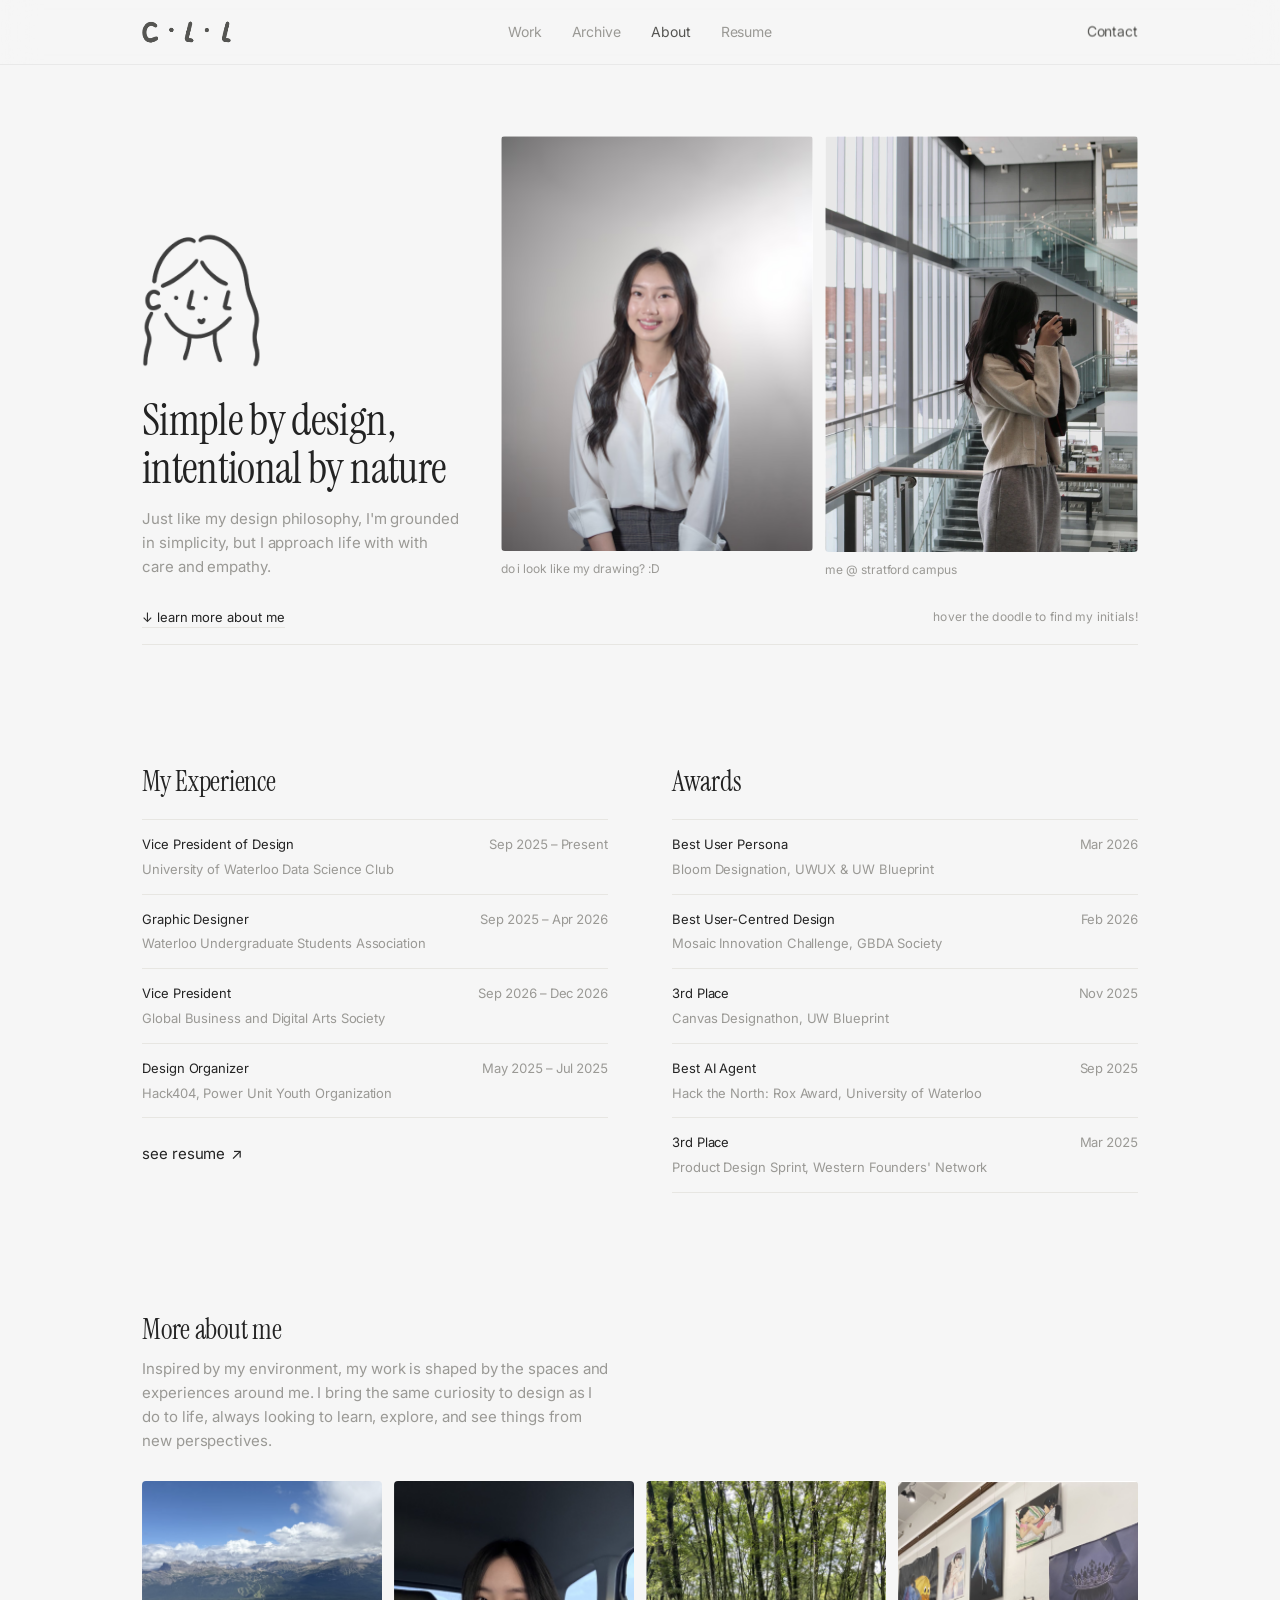
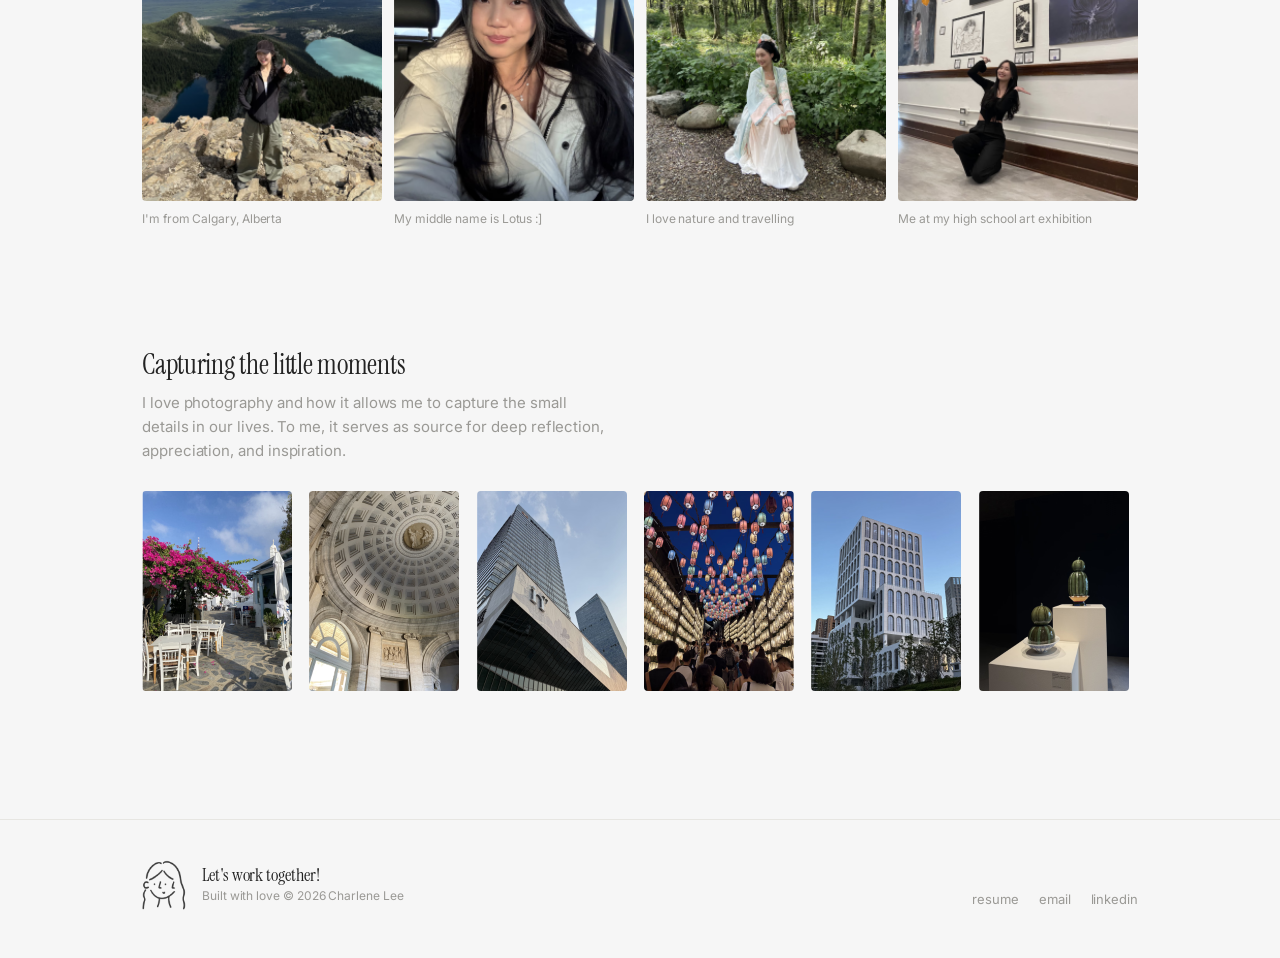
<file: about.html>
<!doctype html>
<html lang="en">
<head>
  <meta charset="utf-8">
  <meta name="viewport" content="width=device-width, initial-scale=1">
  <title>About — Charlene Lee</title>
  <meta name="description" content="About Charlene Lee: experience, awards, and the little moments.">
  <link rel="icon" href="assets/img/doodle.png">
  <link rel="preconnect" href="https://fonts.googleapis.com">
  <link rel="preconnect" href="https://fonts.gstatic.com" crossorigin>
  <link href="https://fonts.googleapis.com/css2?family=Inter:wght@400;500&family=Inter+Tight:wght@400&family=Instrument+Serif&display=swap" rel="stylesheet">
  <link rel="stylesheet" href="assets/css/style.css">
  <script>document.documentElement.classList.add("js")</script>
</head>
<body data-page="about">

  <header class="site-header" data-header>
    <div class="wrap header-inner">
      <a class="logo" href="index.html" aria-label="Charlene Lee — home" data-logo>
        <svg class="lettering" viewBox="0 0 350 54" aria-hidden="true">
          <!-- "Charlene Lee" lettering (Figma 31:1104). Each letter sits in its own <g class="ltr"> for the hover wiggle. -->
          <g class="word">
            <g class="ltr"><path class="keep" data-to="0" d="M28.5276 40.5411C30.6489 38.403 31.2615 38.2589 31.5625 38.0939C31.8635 37.9289 34.2863 37.1633 35.1577 38.1392C40.7409 44.3922 26.3674 52.0877 19.6841 53.6141C11.7245 55.432 3.80516 50.6655 1.39008 42.7105C-1.93224 31.7671 0.775562 19.2644 8.71154 11.4044C15.3412 4.83825 25.351 4.29446 31.2941 11.444C32.885 13.3578 33.9386 15.6694 32.1696 17.2924C28.8043 20.3799 23.8725 9.31966 15.1739 15.457C9.10405 19.7397 4.57595 31.112 9.10405 41.1529C12.139 47.8828 19.5295 46.1513 23.0647 44.212C24.7433 43.2911 27.1762 41.9032 28.5276 40.5411Z"/></g>
            <g class="ltr"><path class="fade" d="M65.7612 37.4747C65.2947 46.2142 69.7945 50.7638 65.1438 52.4785C57.1183 55.424 57.5299 37.1843 57.7494 32.0263C52.5088 37.0183 49.4221 43.1997 46.6783 49.9341C45.9786 51.635 43.8111 52.8934 42.1099 52.7551C40.7792 52.6583 38.6802 50.4319 38.9546 48.7172L46.0198 3.9131C46.3079 2.06009 48.1462 0.068794 49.4907 -0.000348157C51.6582 -0.0971471 53.3456 2.08774 53.0575 4.4524L50.2177 27.532C52.5225 25.9694 54.4843 24.4207 56.8576 23.3282C60.548 21.6135 64.8832 24.1164 65.4731 28.016C65.9395 31.1136 65.9258 34.225 65.7612 37.4609V37.4747Z"/></g>
            <g class="ltr"><path class="fade" d="M89.9754 45.3566L85.1601 50.6944C84.09 51.8837 80.6877 52.6304 79.2061 52.2294C70.9886 49.9753 71.8666 34.8885 76.4761 27.7392C79.1101 23.6598 83.5824 21.5303 88.1371 22.678C91.7314 23.5907 96.2997 26.9787 96.1351 31.5144C95.9431 36.7968 96.4507 41.2911 99.9764 45.3705C100.841 46.3799 99.9764 49.5328 98.9475 50.321C97.85 51.1507 94.9827 51.0954 93.9538 49.9062L89.9754 45.3566ZM81.1816 43.7525C84.5427 39.1892 86.2713 35.096 87.7804 30.339C85.3659 28.9838 82.869 30.3251 81.895 32.8696C80.5917 36.2852 80.1527 40.005 81.1816 43.7525Z"/></g>
            <g class="ltr"><path class="fade" d="M128.319 23.328C130.665 29.371 121.501 28.2647 117.591 36.2991C113.475 44.7621 116.589 52.1188 110.773 52.0082C109.428 51.9805 107.082 49.8233 107.014 48.15L105.985 24.3098C105.916 22.7334 108.043 20.5347 109.332 20.5208C114.614 20.4932 111.76 27.8637 113.818 27.9743C117.097 24.6555 126.055 17.5339 128.305 23.3142L128.319 23.328Z"/></g>
            <g class="ltr"><path class="fade" d="M146.208 50.7224C143.917 52.0223 140.625 52.4371 138.443 51.4276C132.462 48.6758 133.121 36.9078 133.573 30.8233L135.494 5.08858C135.576 3.95465 137.62 2.11546 138.69 1.79741C139.884 1.43787 142.833 2.98666 142.751 4.39716L141.434 29.2054C141.187 33.9485 140.597 39.4384 142.202 43.5731C144.685 43.0753 147.155 43.2274 148.005 44.5134C149.487 46.726 148.705 49.2981 146.208 50.7224Z"/></g>
            <g class="ltr"><path class="fade" d="M162.671 45.1219C166.622 46.5739 171.78 39.8671 174.935 43.3519C178.722 47.5419 169.091 51.3309 164.825 52.1191C160.311 52.9488 156.223 50.1001 154.7 45.7718C151.01 35.2622 156.031 22.9826 166.142 18.5022C169.489 17.0225 173.028 17.8799 175.086 20.2722C181.164 27.3524 167.843 37.1706 160.531 38.6502C160.05 40.3926 160.448 44.3199 162.671 45.1357V45.1219ZM169.983 24.4622C165.607 25.0569 163.384 27.9746 162.259 31.335C165.689 29.9798 168.844 27.7672 169.983 24.4622Z"/></g>
            <g class="ltr"><path class="fade" d="M207.875 40.0748C207.367 45.0807 212.978 45.2881 211.73 48.8835C211.332 50.0036 209.26 51.6492 207.998 51.5939C203.443 51.4279 199.986 47.2241 200.178 42.6469L200.686 30.0354C195.363 36.3273 191.7 43.0064 189.56 51.2067C189.217 52.5204 186.693 53.682 185.499 53.5713C184.306 53.4607 182.111 51.3035 182.289 49.9483L186.089 21.6138C186.295 20.1065 188.559 18.4471 189.848 18.461C191.536 18.4886 193.237 20.5076 193.086 22.3053L192.606 27.7122C195.253 24.1859 200.508 18.5024 205.446 21.0884C210.385 23.6743 208.492 33.9488 207.875 40.0748Z"/></g>
            <g class="ltr"><path class="fade" d="M224.104 45.0111C228.096 45.4674 232.897 38.6777 236.478 41.0561C237.713 41.872 238.056 44.8728 236.725 45.9791C233.515 48.6479 229.948 50.8052 225.915 51.704C220.839 52.8518 216.558 48.883 216.037 43.6974C215.008 33.6303 220.304 23.4802 228.974 18.4467C232.321 16.5107 235.943 17.3266 238.124 19.954C244.353 27.3937 229.742 36.3545 223.143 38.083C222.032 39.7148 222.156 43.9325 224.104 44.9834V45.0111ZM232.966 24.1302C229.77 24.9737 227.945 26.9511 226.847 29.5785C229.591 28.4446 231.814 26.6469 232.966 24.1302Z"/></g>
            <g class="ltr"><path class="keep" data-to="-90" d="M290.721 42.6977C292.903 42.3833 295.27 43.0116 295.744 44.9225C296.172 46.6511 294.561 48.6809 292.757 49.3117C289.928 50.3012 277.127 53.0343 274.207 51.5519C267.373 48.0837 269.377 38.26 270.628 27.6279C271.646 18.9746 272.015 14.223 273.356 5.61389C273.617 3.94065 276.031 2.5034 277.458 2.70992C278.706 2.89059 280.559 5.10224 280.325 6.73399C279.357 13.5117 278.868 17.3194 277.938 24.1025C277.705 25.8034 275.29 44.6654 277.787 44.292C279.067 44.1006 279.784 43.9866 281.066 43.808C284.825 43.2844 286.964 43.2388 290.721 42.6977Z"/></g>
            <g class="ltr"><path class="fade" d="M308.204 44.2782C312.073 45.7025 317.135 39.134 320.208 42.5496C323.912 46.6567 314.488 50.3627 310.303 51.1371C305.872 51.9529 301.88 49.1596 300.385 44.9143C296.777 34.6121 301.688 22.5952 311.593 18.1978C314.872 16.7458 318.342 17.5893 320.345 19.9263C326.299 26.8682 313.239 36.4789 306.092 37.9309C305.611 39.6456 306.009 43.49 308.191 44.292L308.204 44.2782ZM315.352 24.0472C311.058 24.628 308.89 27.4905 307.793 30.7816C311.154 29.4541 314.241 27.283 315.352 24.0472Z"/></g>
            <g class="ltr"><path class="fade" d="M333.782 43.8913C337.692 44.3338 342.398 37.6823 345.91 40.0193C347.117 40.8214 347.46 43.753 346.143 44.8454C343.001 47.459 339.503 49.5747 335.552 50.4598C330.586 51.5799 326.388 47.6941 325.867 42.619C324.865 32.7594 330.051 22.8167 338.543 17.8938C341.822 15.9855 345.361 16.8014 347.515 19.3735C353.606 26.661 339.311 35.4421 332.836 37.1292C331.752 38.7333 331.875 42.8541 333.782 43.8913ZM342.466 23.4252C339.338 24.2411 337.555 26.1909 336.471 28.763C339.16 27.6429 341.328 25.8867 342.466 23.4252Z"/></g>
          </g>
          <!-- the c·l·l mark (Figma 31:1073), scaled so its c lines up with the C above.
               .end = the c and right l the C and L turn into; .mid = middle l + dots, which just fade in. -->
          <g class="mark" transform="translate(0.4 5.6) scale(1.89)">
            <path class="end" d="M6.46277 18.3851C9.43642 23.8249 15.8357 15.7326 18.7142 18.8569C19.3407 19.5349 19.2852 21.5531 18.4129 22.2628C13.8652 25.9541 6.32796 27.2268 2.54944 21.6561C-1.04273 16.3591 -0.84449 9.04388 3.17986 4.17898C7.08129 -0.539216 13.6709 -0.995177 17.723 3.65165C18.2067 4.20674 18.2028 5.9156 17.7666 6.4905C15.8516 9.02802 13.7502 4.92834 10.0748 5.30897C6.39933 5.6896 3.21157 12.4418 6.46277 18.3851Z"/>
            <path class="mid" d="M34.357 7.54113C35.7288 7.2279 37.2077 7.90193 37.7945 9.17465C38.3258 10.3324 37.6003 12.0016 36.3394 12.5567C35.0786 13.1118 33.3539 12.3624 32.8702 11.3989C32.1644 9.99935 32.6521 7.92968 34.361 7.54113H34.357Z"/>
            <path class="mid" d="M59.9528 25.2602C58.0695 25.3197 56.5311 25.2047 54.8262 24.8518C52.5186 24.3721 51.008 21.8544 51.5155 19.4636C52.8081 13.3973 54.2949 7.77114 55.9245 1.75643C56.2575 0.531286 57.9505 -0.245829 58.8624 0.0713613C60.0955 0.499567 60.603 2.19257 60.2977 3.47322L56.4082 19.9829L60.1629 20.5499C60.9004 20.6609 61.9828 22.0328 62.0343 22.7663C62.0938 23.6029 60.8528 25.2324 59.9488 25.2602H59.9528Z"/>
            <path class="mid" d="M76.7943 8.12806C77.9877 7.45404 79.7323 7.87035 80.3587 8.93293C80.9852 9.99552 80.7275 11.7639 79.5102 12.6441C78.5032 13.3736 76.7586 13.0326 75.9419 11.8511C75.248 10.844 75.5057 8.8576 76.7943 8.12806Z"/>
            <path class="end" d="M104.911 25.2602C103.019 25.3197 101.489 25.2007 99.7801 24.8478C97.4725 24.3721 95.9619 21.8464 96.4694 19.4596C97.7619 13.3933 99.2488 7.76718 100.878 1.75247C101.211 0.527323 102.904 -0.249792 103.816 0.0673978C105.049 0.495604 105.557 2.1886 105.252 3.46926L101.358 19.979L105.041 20.5341C105.898 20.6649 106.945 22.0249 106.992 22.7623C107.048 23.5989 105.803 25.2285 104.907 25.2562L104.911 25.2602Z"/>
          </g>
        </svg>
      </a>
      <nav class="nav" aria-label="Main">
        <a href="index.html#works" data-nav="works">Work</a>
        <a href="archive.html" data-nav="archive">Archive</a>
        <a href="about.html" data-nav="about">About</a>
        <!-- TODO: drop your resume PDF at assets/resume.pdf -->
        <a href="assets/resume.pdf" target="_blank" rel="noopener">Resume</a>
      </nav>
      <!-- On the home page this starts in the hero as "• Contact" and slides up into the bar. -->
      <a class="contact" href="#contact" data-contact aria-label="Contact">
        <!-- In the hero this reads "Let's connect →"; as it lands in the bar it crossfades to "Contact". -->
        <span class="c-long" aria-hidden="true">Let’s connect<svg class="c-arrow" viewBox="0 0 16 12" width="16" height="12"><path d="M10 12L8.6 10.55L12.15 7H0V5H12.15L8.6 1.45L10 0L16 6L10 12Z"/></svg></span>
        <span class="c-short" aria-hidden="true">Contact</span>
      </a>
    </div>
  </header>

  <main class="wrap page">

    <section class="about-intro">
      <div>
        <div class="doodle-wrap">
          <img src="assets/img/doodle.png" alt="A line drawing of Charlene; the eyes and nose spell her initials, c · l · l.">
          <span class="initials" aria-hidden="true">c · l · l</span>
        </div>
        <h1>Simple by design,<br>intentional by nature</h1>
        <p class="lede">Just like my design philosophy, I'm grounded in simplicity, but I approach life with with care and empathy.</p>
      </div>

      <div class="portraits">
        <figure>
          <img src="assets/img/about-portrait.png" alt="Portrait of Charlene in a white shirt.">
          <figcaption>do i look like my drawing? :D</figcaption>
        </figure>
        <figure>
          <img src="assets/img/about-campus.png" alt="Charlene taking a photo by the glass stairs at Stratford campus.">
          <figcaption>me @ stratford campus</figcaption>
        </figure>
      </div>
    </section>

    <div class="about-hint">
      <a class="link" href="#experience">↓ learn more about me</a>
      <span class="label">hover the doodle to find my initials!</span>
    </div>

    <section id="experience" class="section two-col" style="scroll-margin-top:80px">
      <div class="reveal">
        <h2 class="section-title">My Experience</h2>
        <ul class="timeline">
          <li><span class="role">Vice President of Design</span><span class="org">University of Waterloo Data Science Club</span><span class="when">Sep 2025 – Present</span></li>
          <li><span class="role">Graphic Designer</span><span class="org">Waterloo Undergraduate Students Association</span><span class="when">Sep 2025 – Apr 2026</span></li>
          <li><span class="role">Vice President</span><span class="org">Global Business and Digital Arts Society</span><span class="when">Sep 2026 – Dec 2026</span></li>
          <li><span class="role">Design Organizer</span><span class="org">Hack404, Power Unit Youth Organization</span><span class="when">May 2025 – Jul 2025</span></li>
        </ul>
        <p style="margin-top:24px"><a class="arrow-link" href="assets/resume.pdf" target="_blank" rel="noopener">see resume <span aria-hidden="true">↗</span></a></p>
      </div>

      <div class="reveal">
        <h2 class="section-title">Awards</h2>
        <ul class="timeline">
          <li><span class="role">Best User Persona</span><span class="org">Bloom Designation, UWUX &amp; UW Blueprint</span><span class="when">Mar 2026</span></li>
          <li><span class="role">Best User-Centred Design</span><span class="org">Mosaic Innovation Challenge, GBDA Society</span><span class="when">Feb 2026</span></li>
          <li><span class="role">3rd Place</span><span class="org">Canvas Designathon, UW Blueprint</span><span class="when">Nov 2025</span></li>
          <li><span class="role">Best AI Agent</span><span class="org">Hack the North: Rox Award, University of Waterloo</span><span class="when">Sep 2025</span></li>
          <li><span class="role">3rd Place</span><span class="org">Product Design Sprint, Western Founders' Network</span><span class="when">Mar 2025</span></li>
        </ul>
      </div>
    </section>

    <section class="section reveal" style="padding-top:0">
      <h2 class="section-title">More about me</h2>
      <p class="section-lede">Inspired by my environment, my work is shaped by the spaces and experiences around me. I bring the same curiosity to design as I do to life, always looking to learn, explore, and see things from new perspectives.</p>
      <div class="photo-grid">
        <figure><img src="assets/img/me-calgary.png" alt="Charlene on a mountain summit above a turquoise lake." loading="lazy"><figcaption>I'm from Calgary, Alberta</figcaption></figure>
        <figure><img src="assets/img/me-lotus.png" alt="Selfie of Charlene in a car." loading="lazy"><figcaption>My middle name is Lotus :]</figcaption></figure>
        <figure><img src="assets/img/me-nature.png" alt="Charlene in a traditional dress, sitting in a forest." loading="lazy"><figcaption>I love nature and travelling</figcaption></figure>
        <figure><img src="assets/img/me-art.png" alt="Charlene posing in front of her paintings at an exhibition." loading="lazy"><figcaption>Me at my high school art exhibition</figcaption></figure>
      </div>
    </section>

    <section class="section reveal" style="padding-top:0">
      <h2 class="section-title">Capturing the little moments</h2>
      <p class="section-lede">I love photography and how it allows me to capture the small details in our lives. To me, it serves as source for deep reflection, appreciation, and inspiration.</p>
      <!-- TODO: add the rest of your photos here; the strip scrolls sideways -->
      <div class="film-strip">
        <img src="assets/img/photo-1.png" alt="Patio with bougainvillea and white chairs." loading="lazy">
        <img src="assets/img/photo-2.png" alt="Coffered dome seen from below." loading="lazy">
        <img src="assets/img/photo-3.png" alt="Glass towers against a blue sky." loading="lazy">
        <img src="assets/img/photo-4.png" alt="Hundreds of paper lanterns over a crowd." loading="lazy">
        <img src="assets/img/photo-5.png" alt="A white building with arched windows." loading="lazy">
        <img src="assets/img/photo-6.png" alt="Ceramic cacti on plinths in a dark gallery." loading="lazy">
      </div>
    </section>
  </main>

  <footer id="contact" class="site-footer">
    <div class="wrap">
      <div class="footer-hello">
        <img src="assets/img/doodle.png" alt="" width="44">
        <div>
          <h2>Let's work together!</h2>
          <p>Built with love © 2026 Charlene Lee</p>
        </div>
      </div>
      <div class="footer-links">
        <a href="assets/resume.pdf" target="_blank" rel="noopener">resume</a>
        <a href="mailto:you@example.com">email</a>
        <a href="https://www.linkedin.com/in/your-handle" target="_blank" rel="noopener">linkedin</a>
      </div>
    </div>
  </footer>

  <script src="assets/js/main.js" defer></script>
</body>
</html>
</file>
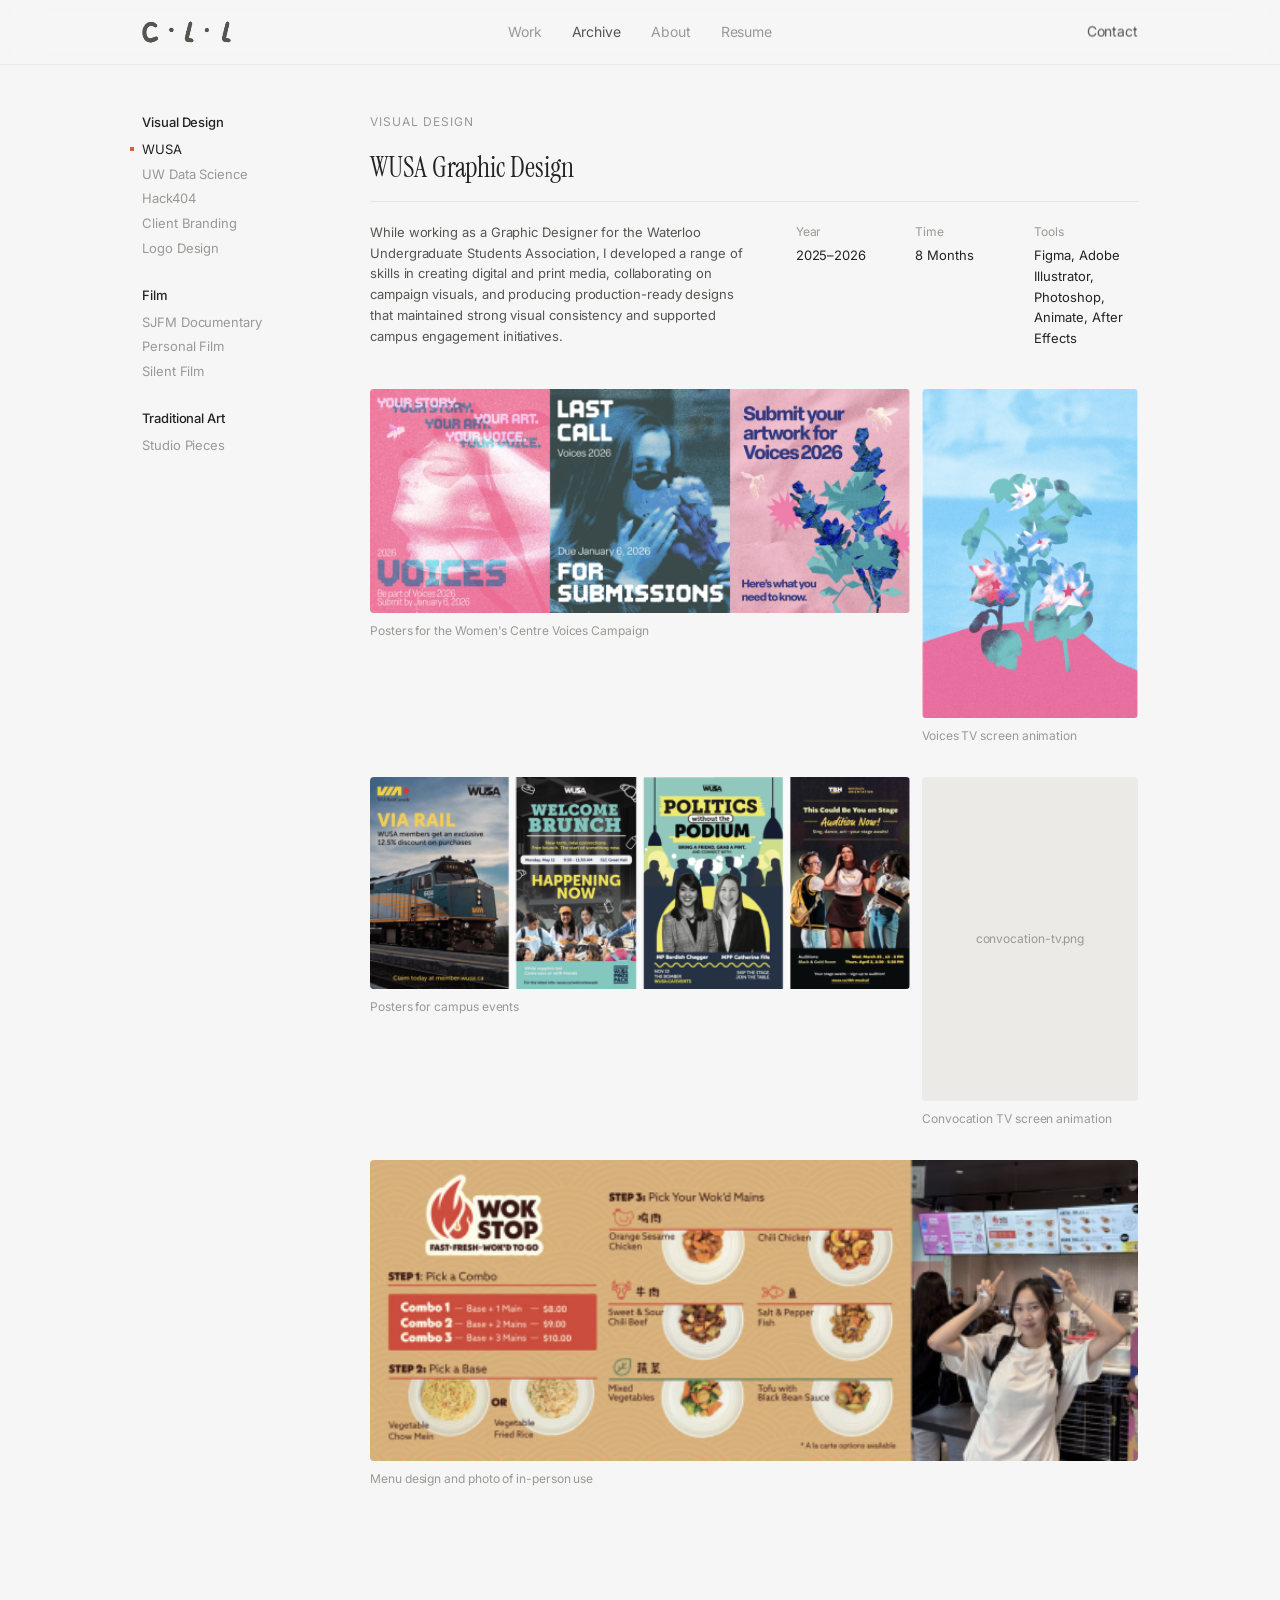
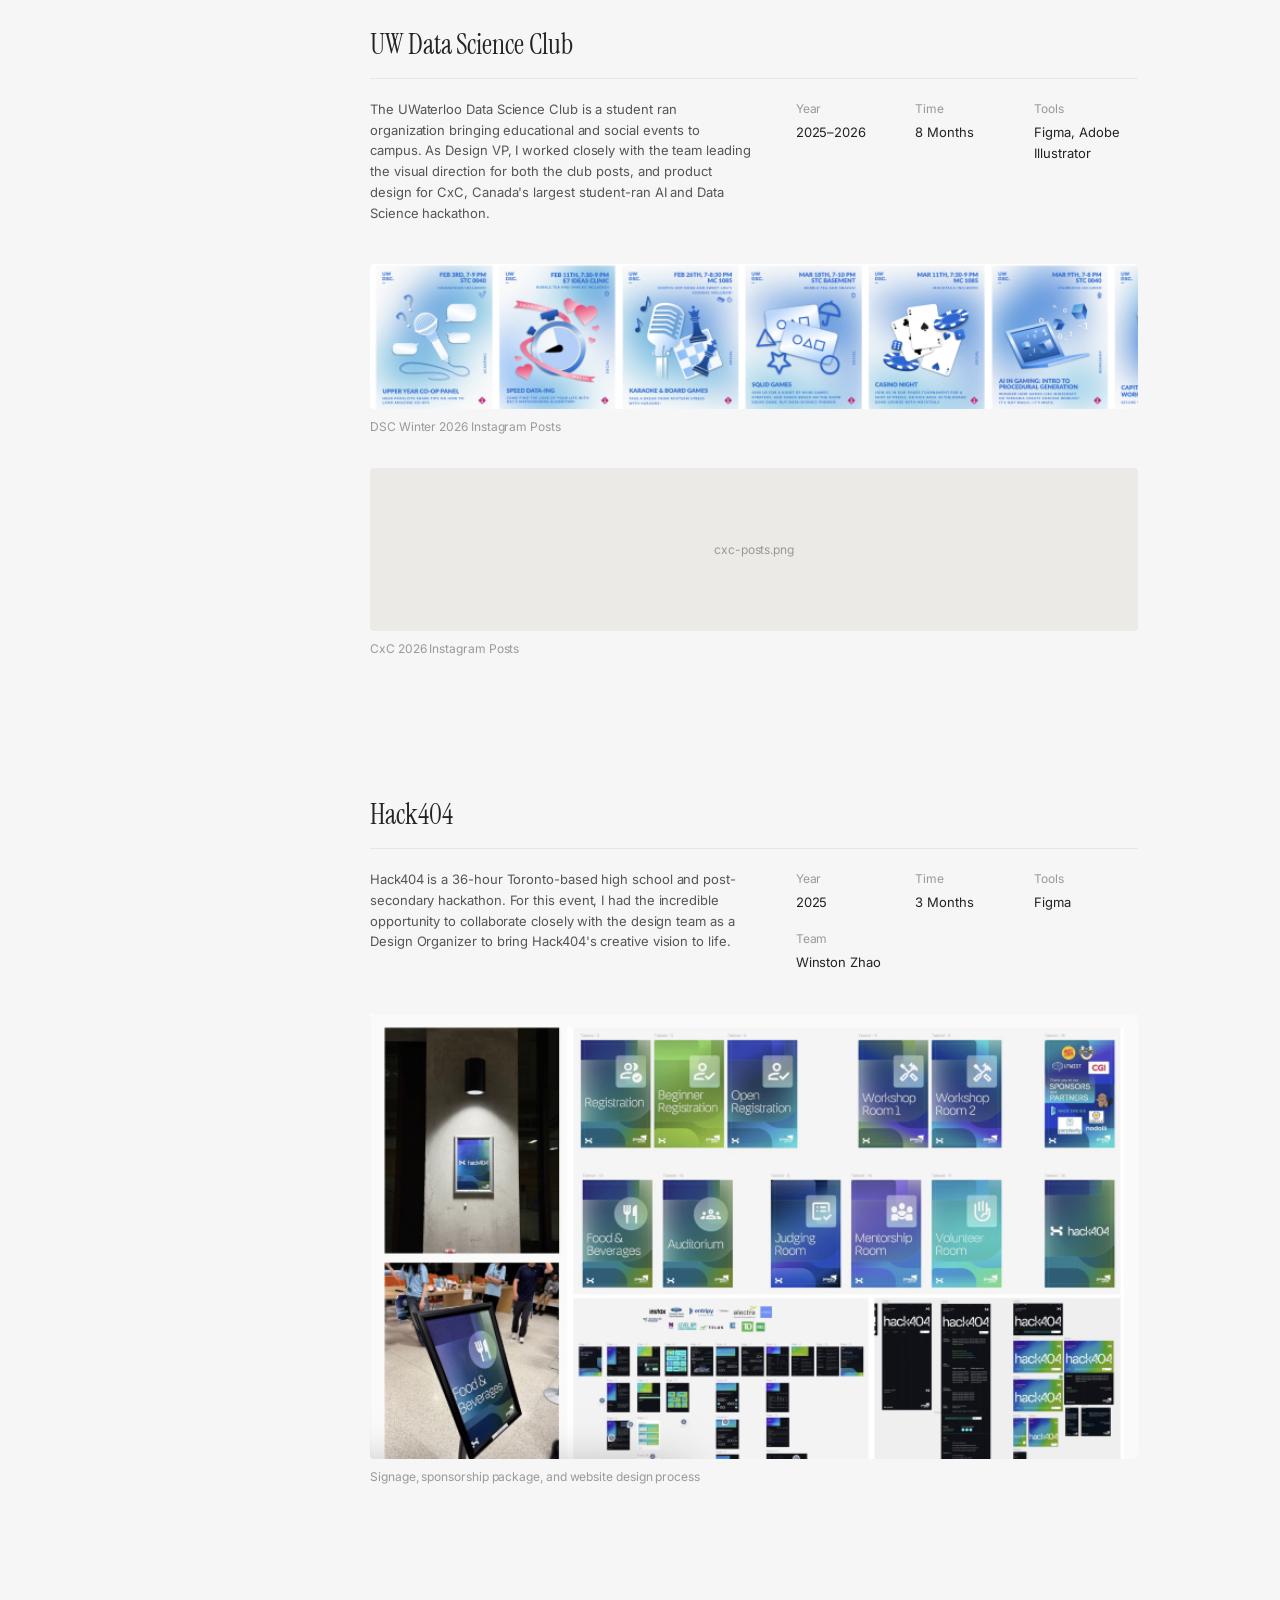
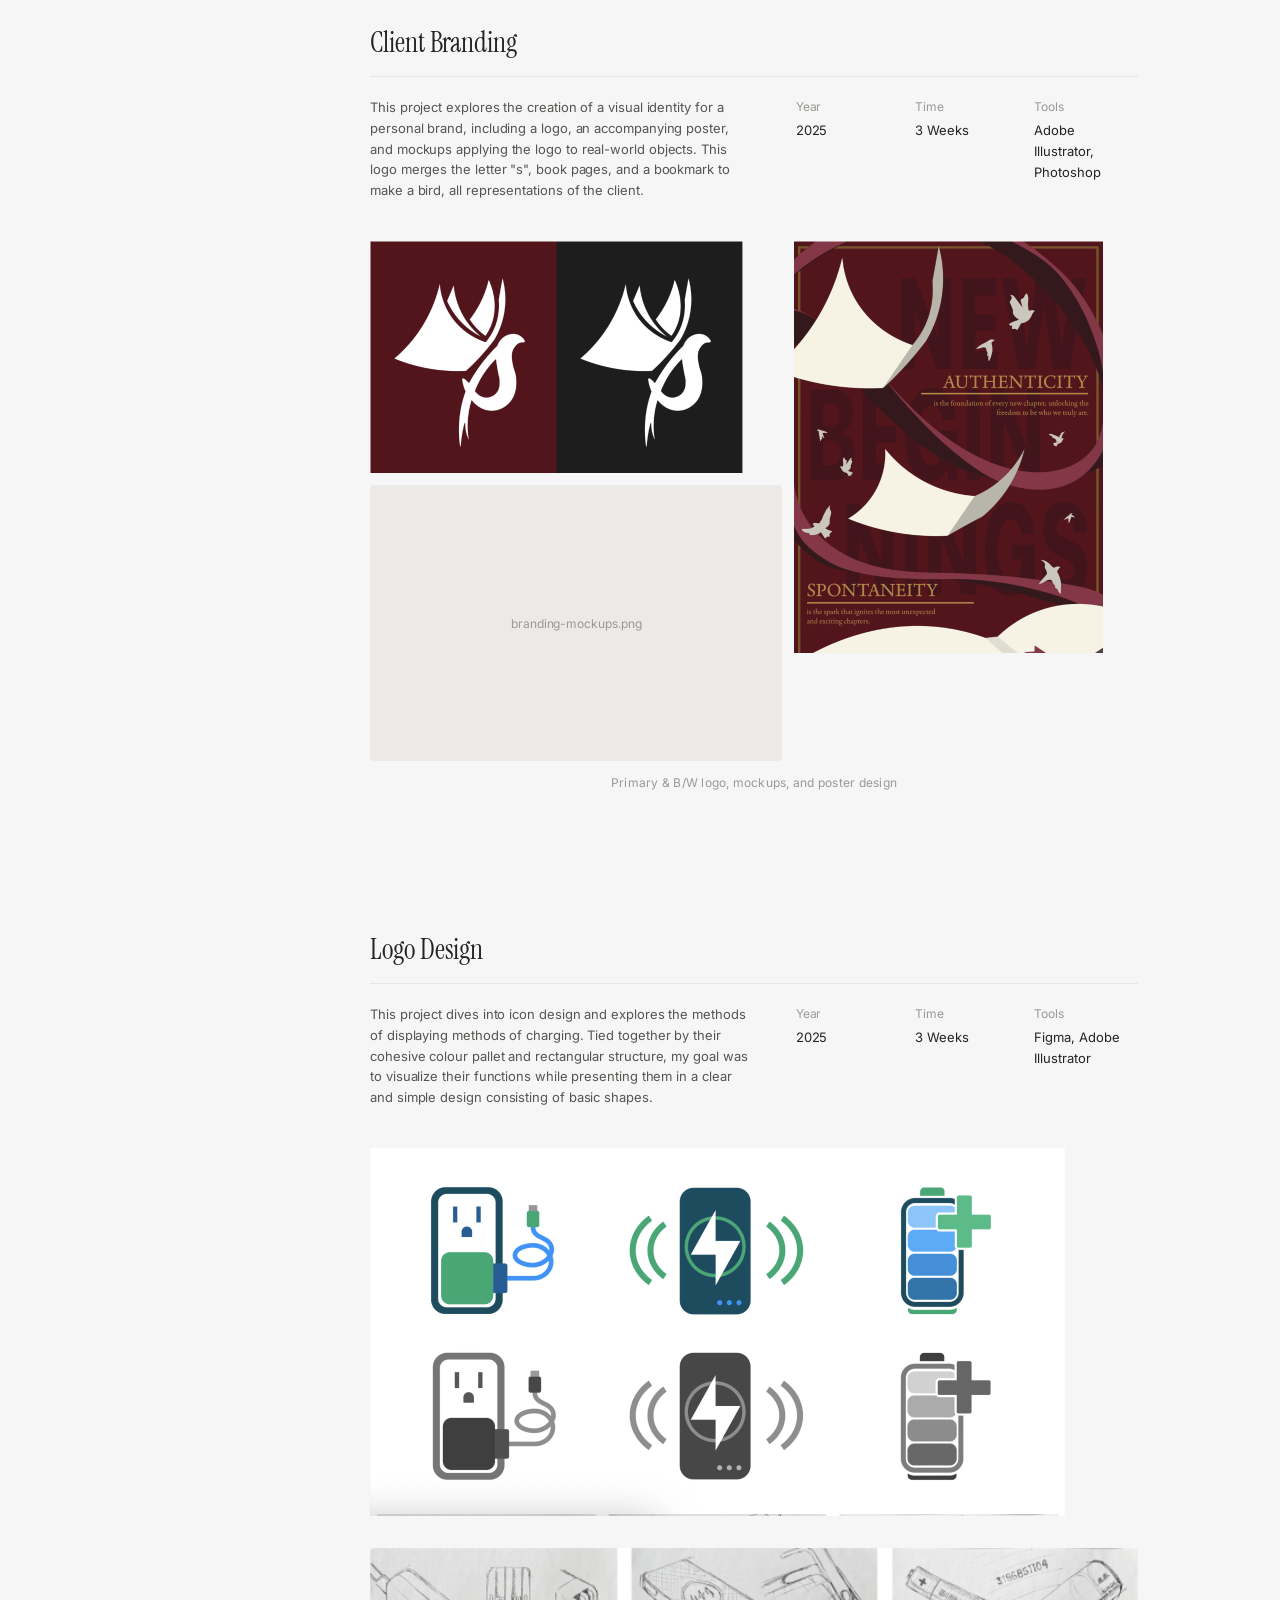
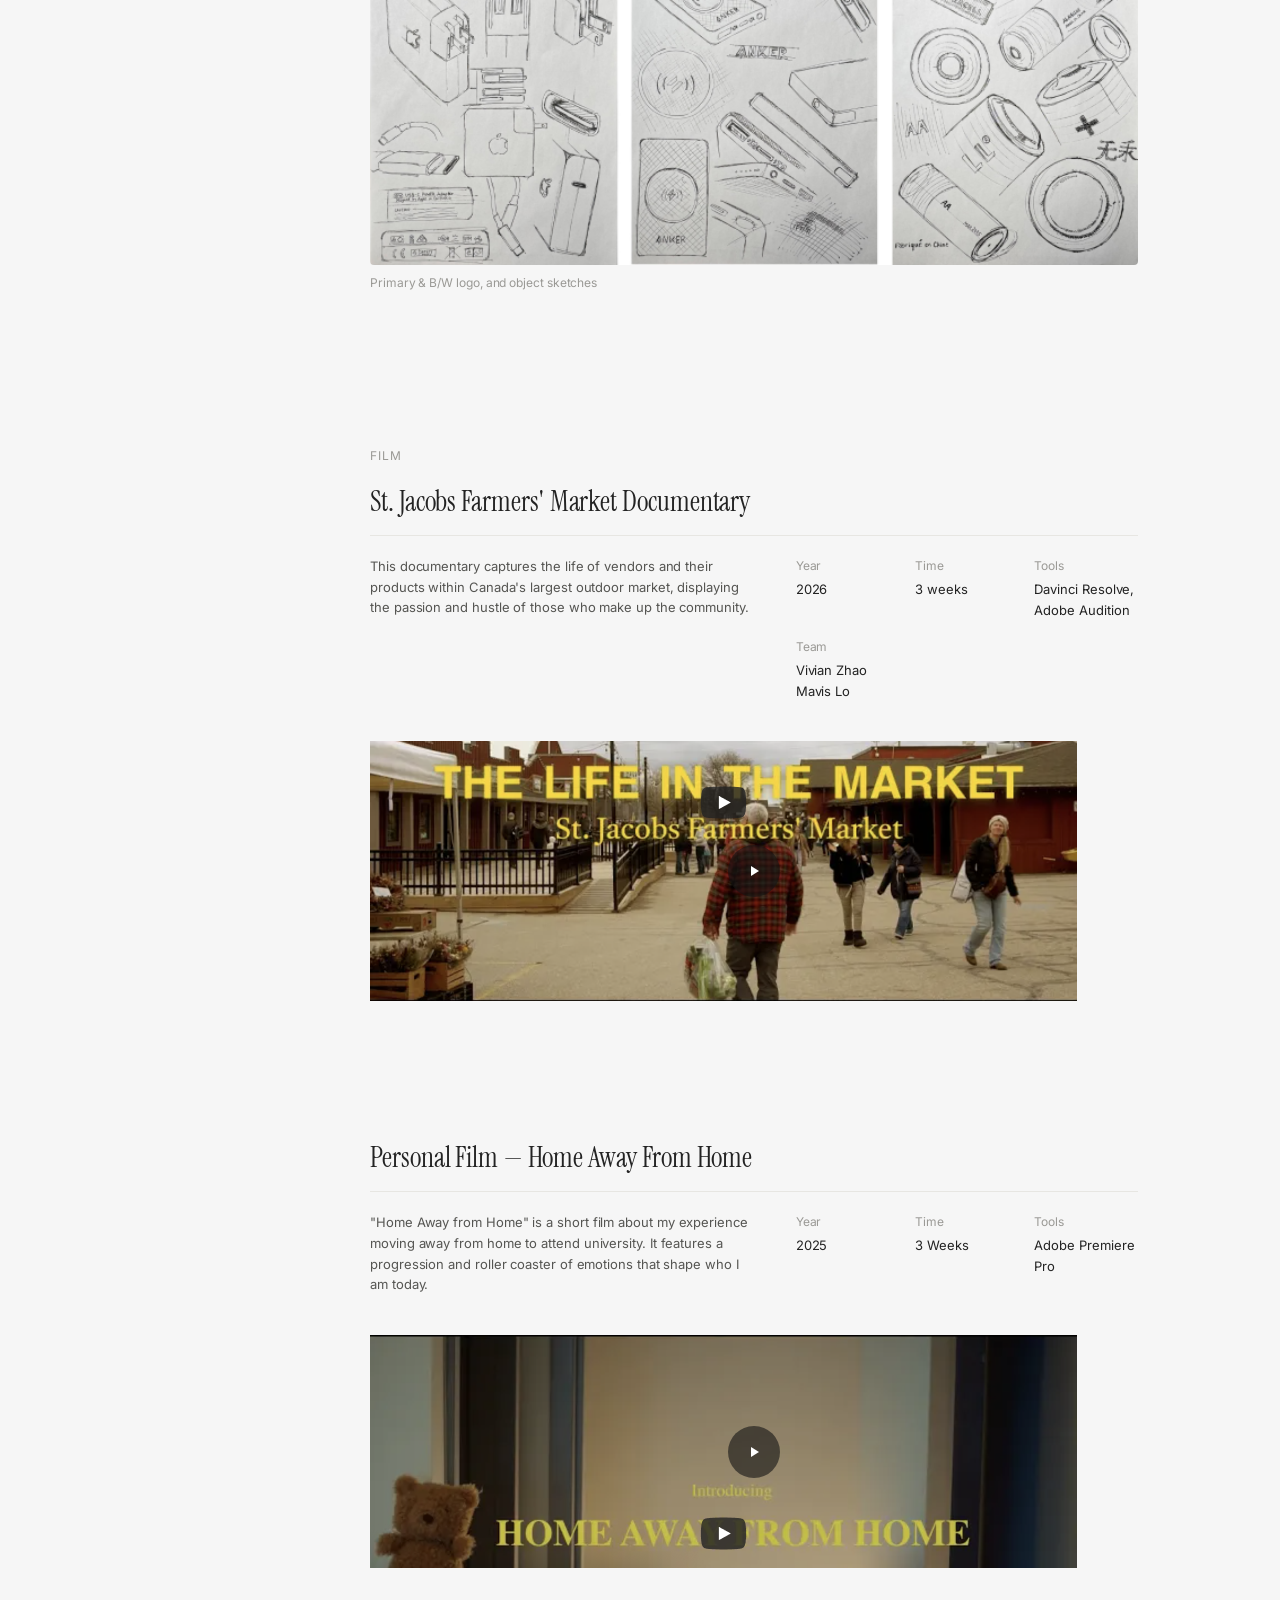
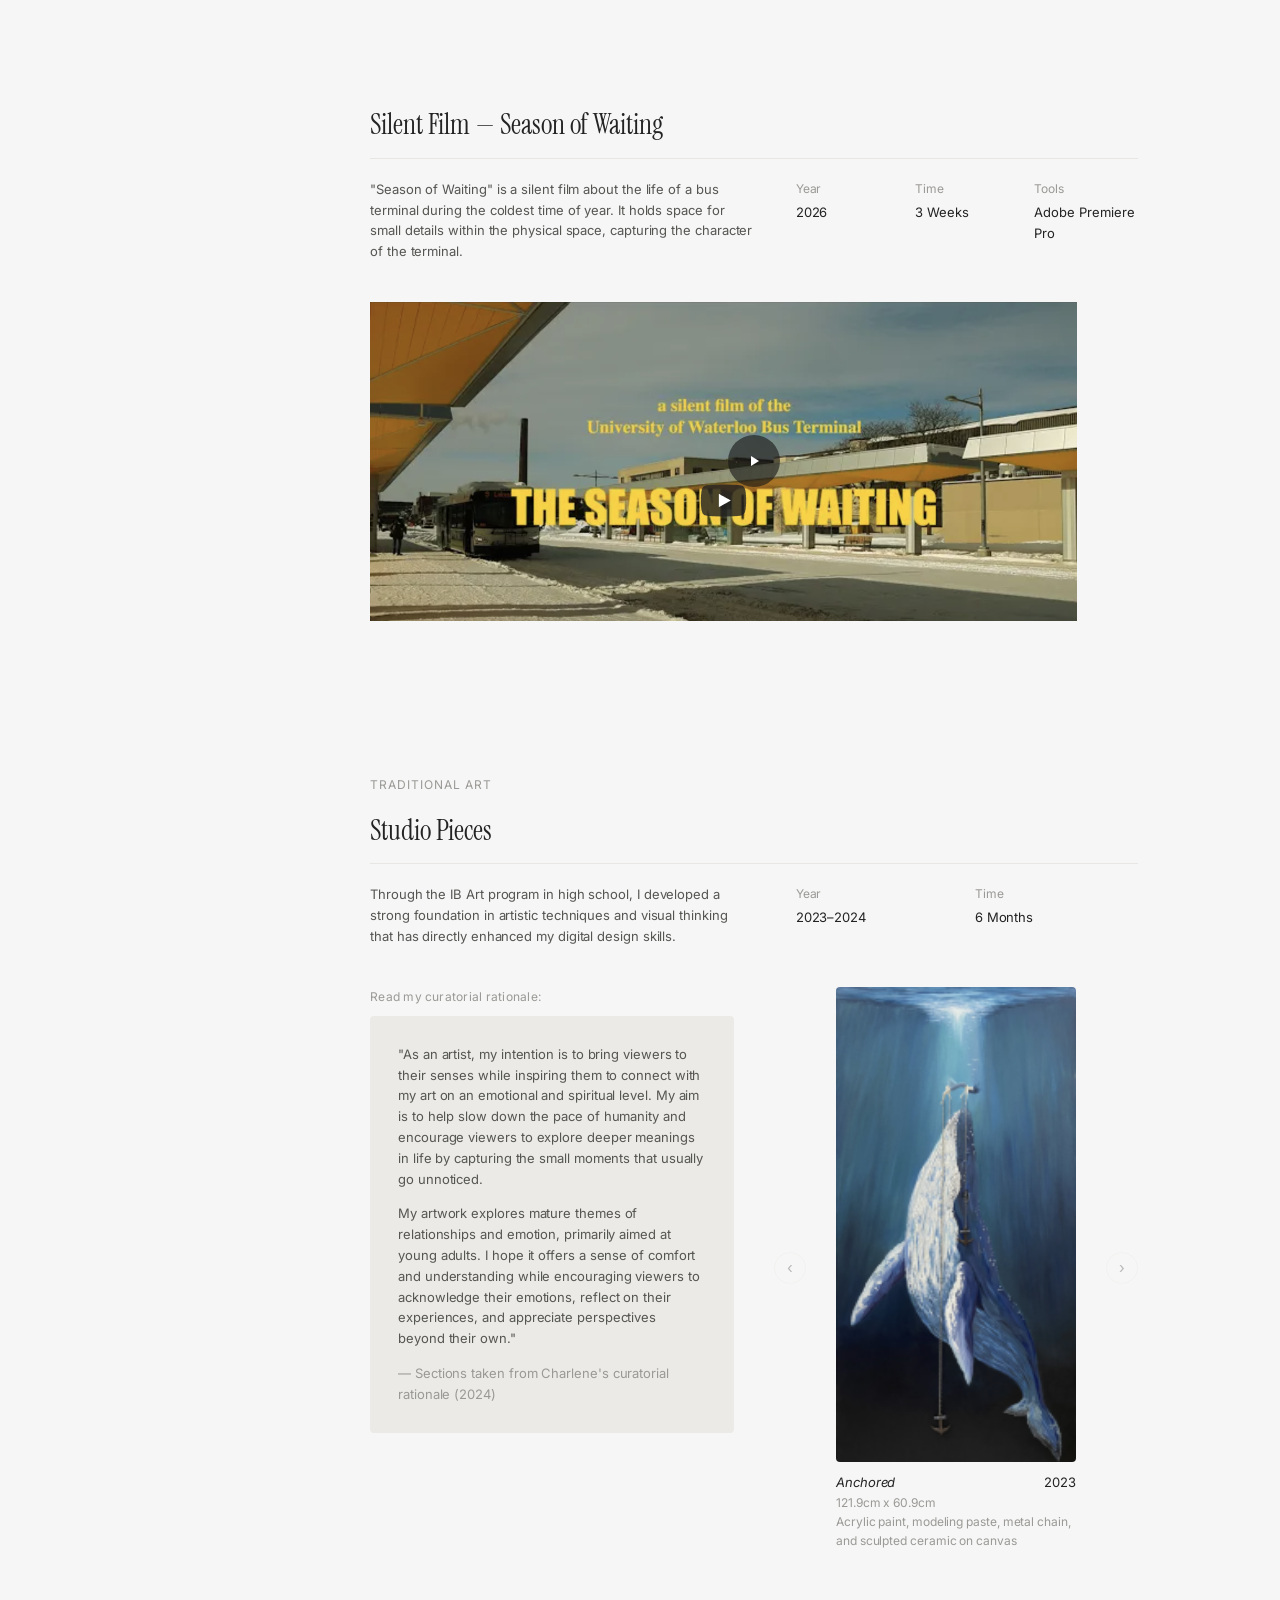
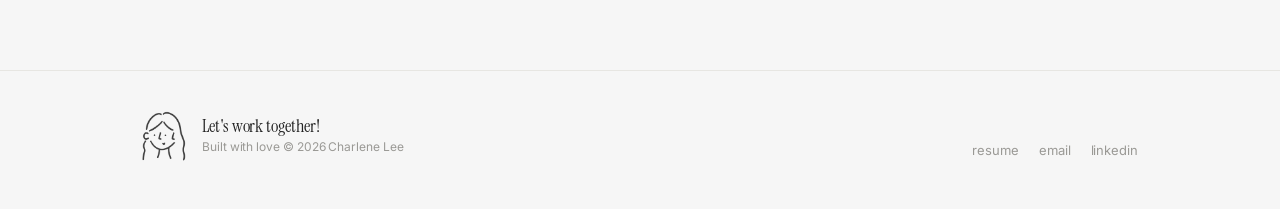
<file: archive.html>
<!doctype html>
<html lang="en">
<head>
  <meta charset="utf-8">
  <meta name="viewport" content="width=device-width, initial-scale=1">
  <title>Archive — Charlene Lee</title>
  <meta name="description" content="Visual design, film and traditional art by Charlene Lee.">
  <link rel="icon" href="assets/img/doodle.png">
  <link rel="preconnect" href="https://fonts.googleapis.com">
  <link rel="preconnect" href="https://fonts.gstatic.com" crossorigin>
  <link href="https://fonts.googleapis.com/css2?family=Inter:wght@400;500&family=Inter+Tight:wght@400&family=Instrument+Serif&display=swap" rel="stylesheet">
  <link rel="stylesheet" href="assets/css/style.css">
  <script>document.documentElement.classList.add("js")</script>
</head>
<body data-page="archive">

  <header class="site-header" data-header>
    <div class="wrap header-inner">
      <a class="logo" href="index.html" aria-label="Charlene Lee — home" data-logo>
        <svg class="lettering" viewBox="0 0 350 54" aria-hidden="true">
          <!-- "Charlene Lee" lettering (Figma 31:1104). Each letter sits in its own <g class="ltr"> for the hover wiggle. -->
          <g class="word">
            <g class="ltr"><path class="keep" data-to="0" d="M28.5276 40.5411C30.6489 38.403 31.2615 38.2589 31.5625 38.0939C31.8635 37.9289 34.2863 37.1633 35.1577 38.1392C40.7409 44.3922 26.3674 52.0877 19.6841 53.6141C11.7245 55.432 3.80516 50.6655 1.39008 42.7105C-1.93224 31.7671 0.775562 19.2644 8.71154 11.4044C15.3412 4.83825 25.351 4.29446 31.2941 11.444C32.885 13.3578 33.9386 15.6694 32.1696 17.2924C28.8043 20.3799 23.8725 9.31966 15.1739 15.457C9.10405 19.7397 4.57595 31.112 9.10405 41.1529C12.139 47.8828 19.5295 46.1513 23.0647 44.212C24.7433 43.2911 27.1762 41.9032 28.5276 40.5411Z"/></g>
            <g class="ltr"><path class="fade" d="M65.7612 37.4747C65.2947 46.2142 69.7945 50.7638 65.1438 52.4785C57.1183 55.424 57.5299 37.1843 57.7494 32.0263C52.5088 37.0183 49.4221 43.1997 46.6783 49.9341C45.9786 51.635 43.8111 52.8934 42.1099 52.7551C40.7792 52.6583 38.6802 50.4319 38.9546 48.7172L46.0198 3.9131C46.3079 2.06009 48.1462 0.068794 49.4907 -0.000348157C51.6582 -0.0971471 53.3456 2.08774 53.0575 4.4524L50.2177 27.532C52.5225 25.9694 54.4843 24.4207 56.8576 23.3282C60.548 21.6135 64.8832 24.1164 65.4731 28.016C65.9395 31.1136 65.9258 34.225 65.7612 37.4609V37.4747Z"/></g>
            <g class="ltr"><path class="fade" d="M89.9754 45.3566L85.1601 50.6944C84.09 51.8837 80.6877 52.6304 79.2061 52.2294C70.9886 49.9753 71.8666 34.8885 76.4761 27.7392C79.1101 23.6598 83.5824 21.5303 88.1371 22.678C91.7314 23.5907 96.2997 26.9787 96.1351 31.5144C95.9431 36.7968 96.4507 41.2911 99.9764 45.3705C100.841 46.3799 99.9764 49.5328 98.9475 50.321C97.85 51.1507 94.9827 51.0954 93.9538 49.9062L89.9754 45.3566ZM81.1816 43.7525C84.5427 39.1892 86.2713 35.096 87.7804 30.339C85.3659 28.9838 82.869 30.3251 81.895 32.8696C80.5917 36.2852 80.1527 40.005 81.1816 43.7525Z"/></g>
            <g class="ltr"><path class="fade" d="M128.319 23.328C130.665 29.371 121.501 28.2647 117.591 36.2991C113.475 44.7621 116.589 52.1188 110.773 52.0082C109.428 51.9805 107.082 49.8233 107.014 48.15L105.985 24.3098C105.916 22.7334 108.043 20.5347 109.332 20.5208C114.614 20.4932 111.76 27.8637 113.818 27.9743C117.097 24.6555 126.055 17.5339 128.305 23.3142L128.319 23.328Z"/></g>
            <g class="ltr"><path class="fade" d="M146.208 50.7224C143.917 52.0223 140.625 52.4371 138.443 51.4276C132.462 48.6758 133.121 36.9078 133.573 30.8233L135.494 5.08858C135.576 3.95465 137.62 2.11546 138.69 1.79741C139.884 1.43787 142.833 2.98666 142.751 4.39716L141.434 29.2054C141.187 33.9485 140.597 39.4384 142.202 43.5731C144.685 43.0753 147.155 43.2274 148.005 44.5134C149.487 46.726 148.705 49.2981 146.208 50.7224Z"/></g>
            <g class="ltr"><path class="fade" d="M162.671 45.1219C166.622 46.5739 171.78 39.8671 174.935 43.3519C178.722 47.5419 169.091 51.3309 164.825 52.1191C160.311 52.9488 156.223 50.1001 154.7 45.7718C151.01 35.2622 156.031 22.9826 166.142 18.5022C169.489 17.0225 173.028 17.8799 175.086 20.2722C181.164 27.3524 167.843 37.1706 160.531 38.6502C160.05 40.3926 160.448 44.3199 162.671 45.1357V45.1219ZM169.983 24.4622C165.607 25.0569 163.384 27.9746 162.259 31.335C165.689 29.9798 168.844 27.7672 169.983 24.4622Z"/></g>
            <g class="ltr"><path class="fade" d="M207.875 40.0748C207.367 45.0807 212.978 45.2881 211.73 48.8835C211.332 50.0036 209.26 51.6492 207.998 51.5939C203.443 51.4279 199.986 47.2241 200.178 42.6469L200.686 30.0354C195.363 36.3273 191.7 43.0064 189.56 51.2067C189.217 52.5204 186.693 53.682 185.499 53.5713C184.306 53.4607 182.111 51.3035 182.289 49.9483L186.089 21.6138C186.295 20.1065 188.559 18.4471 189.848 18.461C191.536 18.4886 193.237 20.5076 193.086 22.3053L192.606 27.7122C195.253 24.1859 200.508 18.5024 205.446 21.0884C210.385 23.6743 208.492 33.9488 207.875 40.0748Z"/></g>
            <g class="ltr"><path class="fade" d="M224.104 45.0111C228.096 45.4674 232.897 38.6777 236.478 41.0561C237.713 41.872 238.056 44.8728 236.725 45.9791C233.515 48.6479 229.948 50.8052 225.915 51.704C220.839 52.8518 216.558 48.883 216.037 43.6974C215.008 33.6303 220.304 23.4802 228.974 18.4467C232.321 16.5107 235.943 17.3266 238.124 19.954C244.353 27.3937 229.742 36.3545 223.143 38.083C222.032 39.7148 222.156 43.9325 224.104 44.9834V45.0111ZM232.966 24.1302C229.77 24.9737 227.945 26.9511 226.847 29.5785C229.591 28.4446 231.814 26.6469 232.966 24.1302Z"/></g>
            <g class="ltr"><path class="keep" data-to="-90" d="M290.721 42.6977C292.903 42.3833 295.27 43.0116 295.744 44.9225C296.172 46.6511 294.561 48.6809 292.757 49.3117C289.928 50.3012 277.127 53.0343 274.207 51.5519C267.373 48.0837 269.377 38.26 270.628 27.6279C271.646 18.9746 272.015 14.223 273.356 5.61389C273.617 3.94065 276.031 2.5034 277.458 2.70992C278.706 2.89059 280.559 5.10224 280.325 6.73399C279.357 13.5117 278.868 17.3194 277.938 24.1025C277.705 25.8034 275.29 44.6654 277.787 44.292C279.067 44.1006 279.784 43.9866 281.066 43.808C284.825 43.2844 286.964 43.2388 290.721 42.6977Z"/></g>
            <g class="ltr"><path class="fade" d="M308.204 44.2782C312.073 45.7025 317.135 39.134 320.208 42.5496C323.912 46.6567 314.488 50.3627 310.303 51.1371C305.872 51.9529 301.88 49.1596 300.385 44.9143C296.777 34.6121 301.688 22.5952 311.593 18.1978C314.872 16.7458 318.342 17.5893 320.345 19.9263C326.299 26.8682 313.239 36.4789 306.092 37.9309C305.611 39.6456 306.009 43.49 308.191 44.292L308.204 44.2782ZM315.352 24.0472C311.058 24.628 308.89 27.4905 307.793 30.7816C311.154 29.4541 314.241 27.283 315.352 24.0472Z"/></g>
            <g class="ltr"><path class="fade" d="M333.782 43.8913C337.692 44.3338 342.398 37.6823 345.91 40.0193C347.117 40.8214 347.46 43.753 346.143 44.8454C343.001 47.459 339.503 49.5747 335.552 50.4598C330.586 51.5799 326.388 47.6941 325.867 42.619C324.865 32.7594 330.051 22.8167 338.543 17.8938C341.822 15.9855 345.361 16.8014 347.515 19.3735C353.606 26.661 339.311 35.4421 332.836 37.1292C331.752 38.7333 331.875 42.8541 333.782 43.8913ZM342.466 23.4252C339.338 24.2411 337.555 26.1909 336.471 28.763C339.16 27.6429 341.328 25.8867 342.466 23.4252Z"/></g>
          </g>
          <!-- the c·l·l mark (Figma 31:1073), scaled so its c lines up with the C above.
               .end = the c and right l the C and L turn into; .mid = middle l + dots, which just fade in. -->
          <g class="mark" transform="translate(0.4 5.6) scale(1.89)">
            <path class="end" d="M6.46277 18.3851C9.43642 23.8249 15.8357 15.7326 18.7142 18.8569C19.3407 19.5349 19.2852 21.5531 18.4129 22.2628C13.8652 25.9541 6.32796 27.2268 2.54944 21.6561C-1.04273 16.3591 -0.84449 9.04388 3.17986 4.17898C7.08129 -0.539216 13.6709 -0.995177 17.723 3.65165C18.2067 4.20674 18.2028 5.9156 17.7666 6.4905C15.8516 9.02802 13.7502 4.92834 10.0748 5.30897C6.39933 5.6896 3.21157 12.4418 6.46277 18.3851Z"/>
            <path class="mid" d="M34.357 7.54113C35.7288 7.2279 37.2077 7.90193 37.7945 9.17465C38.3258 10.3324 37.6003 12.0016 36.3394 12.5567C35.0786 13.1118 33.3539 12.3624 32.8702 11.3989C32.1644 9.99935 32.6521 7.92968 34.361 7.54113H34.357Z"/>
            <path class="mid" d="M59.9528 25.2602C58.0695 25.3197 56.5311 25.2047 54.8262 24.8518C52.5186 24.3721 51.008 21.8544 51.5155 19.4636C52.8081 13.3973 54.2949 7.77114 55.9245 1.75643C56.2575 0.531286 57.9505 -0.245829 58.8624 0.0713613C60.0955 0.499567 60.603 2.19257 60.2977 3.47322L56.4082 19.9829L60.1629 20.5499C60.9004 20.6609 61.9828 22.0328 62.0343 22.7663C62.0938 23.6029 60.8528 25.2324 59.9488 25.2602H59.9528Z"/>
            <path class="mid" d="M76.7943 8.12806C77.9877 7.45404 79.7323 7.87035 80.3587 8.93293C80.9852 9.99552 80.7275 11.7639 79.5102 12.6441C78.5032 13.3736 76.7586 13.0326 75.9419 11.8511C75.248 10.844 75.5057 8.8576 76.7943 8.12806Z"/>
            <path class="end" d="M104.911 25.2602C103.019 25.3197 101.489 25.2007 99.7801 24.8478C97.4725 24.3721 95.9619 21.8464 96.4694 19.4596C97.7619 13.3933 99.2488 7.76718 100.878 1.75247C101.211 0.527323 102.904 -0.249792 103.816 0.0673978C105.049 0.495604 105.557 2.1886 105.252 3.46926L101.358 19.979L105.041 20.5341C105.898 20.6649 106.945 22.0249 106.992 22.7623C107.048 23.5989 105.803 25.2285 104.907 25.2562L104.911 25.2602Z"/>
          </g>
        </svg>
      </a>
      <nav class="nav" aria-label="Main">
        <a href="index.html#works" data-nav="works">Work</a>
        <a href="archive.html" data-nav="archive">Archive</a>
        <a href="about.html" data-nav="about">About</a>
        <!-- TODO: drop your resume PDF at assets/resume.pdf -->
        <a href="assets/resume.pdf" target="_blank" rel="noopener">Resume</a>
      </nav>
      <!-- On the home page this starts in the hero as "• Contact" and slides up into the bar. -->
      <a class="contact" href="#contact" data-contact aria-label="Contact">
        <!-- In the hero this reads "Let's connect →"; as it lands in the bar it crossfades to "Contact". -->
        <span class="c-long" aria-hidden="true">Let’s connect<svg class="c-arrow" viewBox="0 0 16 12" width="16" height="12"><path d="M10 12L8.6 10.55L12.15 7H0V5H12.15L8.6 1.45L10 0L16 6L10 12Z"/></svg></span>
        <span class="c-short" aria-hidden="true">Contact</span>
      </a>
    </div>
  </header>

  <div class="wrap with-sidebar page">

    <nav class="index" aria-label="Archive index">
      <div class="index-group">
        <h3>Visual Design</h3>
        <a href="#wusa">WUSA</a>
        <a href="#uw-data-science">UW Data Science</a>
        <a href="#hack404">Hack404</a>
        <a href="#client-branding">Client Branding</a>
        <a href="#logo-design">Logo Design</a>
      </div>
      <div class="index-group">
        <h3>Film</h3>
        <a href="#sjfm">SJFM Documentary</a>
        <a href="#personal-film">Personal Film</a>
        <a href="#silent-film">Silent Film</a>
      </div>
      <div class="index-group">
        <h3>Traditional Art</h3>
        <a href="#studio-pieces">Studio Pieces</a>
      </div>
    </nav>

    <main>

      <!-- ============ VISUAL DESIGN ============ -->
      <div class="category">
        <p class="label category-label">Visual Design</p>

        <article id="wusa" class="project">
          <h2>WUSA Graphic Design</h2>
          <div class="project-head">
            <p>While working as a Graphic Designer for the Waterloo Undergraduate Students Association, I developed a range of skills in creating digital and print media, collaborating on campaign visuals, and producing production-ready designs that maintained strong visual consistency and supported campus engagement initiatives.</p>
            <dl class="meta">
              <div><dt>Year</dt><dd>2025–2026</dd></div>
              <div><dt>Time</dt><dd>8 Months</dd></div>
              <div><dt>Tools</dt><dd>Figma, Adobe Illustrator, Photoshop, Animate, After Effects</dd></div>
            </dl>
          </div>
          <div class="gallery">
            <div class="row" style="grid-template-columns:2.5fr 1fr">
              <figure><img src="assets/img/wusa-voices.png" alt="Three posters for the Voices 2026 submissions campaign." loading="lazy"><figcaption>Posters for the Women's Centre Voices Campaign</figcaption></figure>
              <figure><img src="assets/img/wusa-voices-tv.png" alt="Illustrated flowers on a pink hill under a blue sky." loading="lazy"><figcaption>Voices TV screen animation</figcaption></figure>
            </div>
            <div class="row" style="grid-template-columns:2.5fr 1fr">
              <figure><img src="assets/img/wusa-posters.png" alt="Four campus event posters: VIA Rail, Welcome Brunch, Politics without the Podium, and an audition call." loading="lazy"><figcaption>Posters for campus events</figcaption></figure>
              <figure><div class="placeholder" style="--ratio:2/3">convocation-tv.png</div><figcaption>Convocation TV screen animation</figcaption></figure>
            </div>
            <figure><img src="assets/img/wusa-wokstop.png" alt="Wok Stop menu board and a photo of it in use." loading="lazy"><figcaption>Menu design and photo of in-person use</figcaption></figure>
          </div>
        </article>

        <article id="uw-data-science" class="project">
          <h2>UW Data Science Club</h2>
          <div class="project-head">
            <p>The UWaterloo Data Science Club is a student ran organization bringing educational and social events to campus. As Design VP, I worked closely with the team leading the visual direction for both the club posts, and product design for CxC, Canada's largest student-ran AI and Data Science hackathon.</p>
            <dl class="meta">
              <div><dt>Year</dt><dd>2025–2026</dd></div>
              <div><dt>Time</dt><dd>8 Months</dd></div>
              <div><dt>Tools</dt><dd>Figma, Adobe Illustrator</dd></div>
            </dl>
          </div>
          <div class="gallery">
            <figure><img src="assets/img/dsc-posts.png" alt="A row of blue illustrated Instagram posts for club events." loading="lazy"><figcaption>DSC Winter 2026 Instagram Posts</figcaption></figure>
            <figure><div class="placeholder" style="--ratio:707/150">cxc-posts.png</div><figcaption>CxC 2026 Instagram Posts</figcaption></figure>
          </div>
        </article>

        <article id="hack404" class="project">
          <h2>Hack404</h2>
          <div class="project-head">
            <p>Hack404 is a 36-hour Toronto-based high school and post-secondary hackathon. For this event, I had the incredible opportunity to collaborate closely with the design team as a Design Organizer to bring Hack404's creative vision to life.</p>
            <dl class="meta">
              <div><dt>Year</dt><dd>2025</dd></div>
              <div><dt>Time</dt><dd>3 Months</dd></div>
              <div><dt>Tools</dt><dd>Figma</dd></div>
              <div><dt>Team</dt><dd>Winston Zhao</dd></div>
            </dl>
          </div>
          <div class="gallery">
            <figure><img src="assets/img/hack404.png" alt="Hack404 room signage, photos of the signs on site, and sponsorship and website frames." loading="lazy"><figcaption>Signage, sponsorship package, and website design process</figcaption></figure>
          </div>
        </article>

        <article id="client-branding" class="project">
          <h2>Client Branding</h2>
          <div class="project-head">
            <p>This project explores the creation of a visual identity for a personal brand, including a logo, an accompanying poster, and mockups applying the logo to real-world objects. This logo merges the letter "s", book pages, and a bookmark to make a bird, all representations of the client.</p>
            <dl class="meta">
              <div><dt>Year</dt><dd>2025</dd></div>
              <div><dt>Time</dt><dd>3 Weeks</dd></div>
              <div><dt>Tools</dt><dd>Adobe Illustrator, Photoshop</dd></div>
            </dl>
          </div>
          <div class="gallery">
            <div class="row" style="grid-template-columns:1.2fr 1fr">
              <div style="display:grid;gap:12px">
                <img src="assets/img/branding-logo.png" alt="The bird logo in white on burgundy and on black." loading="lazy">
                <div class="placeholder" style="--ratio:373/250">branding-mockups.png</div>
              </div>
              <img src="assets/img/branding-poster.png" alt="Burgundy poster with flying book pages and birds: Authenticity, Spontaneity." loading="lazy">
            </div>
            <p class="label" style="text-align:center;margin-top:-20px">Primary &amp; B/W logo, mockups, and poster design</p>
          </div>
        </article>

        <article id="logo-design" class="project">
          <h2>Logo Design</h2>
          <div class="project-head">
            <p>This project dives into icon design and explores the methods of displaying methods of charging. Tied together by their cohesive colour pallet and rectangular structure, my goal was to visualize their functions while presenting them in a clear and simple design consisting of basic shapes.</p>
            <dl class="meta">
              <div><dt>Year</dt><dd>2025</dd></div>
              <div><dt>Time</dt><dd>3 Weeks</dd></div>
              <div><dt>Tools</dt><dd>Figma, Adobe Illustrator</dd></div>
            </dl>
          </div>
          <div class="gallery">
            <img src="assets/img/logo-icons.png" alt="Six charging icons — wall plug, wireless charger, battery — in colour and greyscale." loading="lazy">
            <figure><img src="assets/img/logo-sketches.png" alt="Pencil sketches of chargers, power banks and batteries." loading="lazy"><figcaption>Primary &amp; B/W logo, and object sketches</figcaption></figure>
          </div>
        </article>
      </div>

      <!-- ============ FILM ============ -->
      <!-- TODO: replace each href="#" with the video's YouTube/Vimeo link -->
      <div class="category">
        <p class="label category-label">Film</p>

        <article id="sjfm" class="project">
          <h2>St. Jacobs Farmers' Market Documentary</h2>
          <div class="project-head">
            <p>This documentary captures the life of vendors and their products within Canada's largest outdoor market, displaying the passion and hustle of those who make up the community.</p>
            <dl class="meta">
              <div><dt>Year</dt><dd>2026</dd></div>
              <div><dt>Time</dt><dd>3 weeks</dd></div>
              <div><dt>Tools</dt><dd>Davinci Resolve, Adobe Audition</dd></div>
              <div><dt>Team</dt><dd>Vivian Zhao<br>Mavis Lo</dd></div>
            </dl>
          </div>
          <div class="gallery">
            <a class="video" href="#" aria-label="Play The Life in the Market"><img src="assets/img/film-sjfm.png" alt="Title card: The Life in the Market, St. Jacobs Farmers' Market." loading="lazy"></a>
          </div>
        </article>

        <article id="personal-film" class="project">
          <h2>Personal Film — Home Away From Home</h2>
          <div class="project-head">
            <p>"Home Away from Home" is a short film about my experience moving away from home to attend university. It features a progression and roller coaster of emotions that shape who I am today.</p>
            <dl class="meta">
              <div><dt>Year</dt><dd>2025</dd></div>
              <div><dt>Time</dt><dd>3 Weeks</dd></div>
              <div><dt>Tools</dt><dd>Adobe Premiere Pro</dd></div>
            </dl>
          </div>
          <div class="gallery">
            <a class="video" href="#" aria-label="Play Home Away From Home"><img src="assets/img/film-home.png" alt="Title card: Introducing Home Away From Home, with a teddy bear by a window." loading="lazy"></a>
          </div>
        </article>

        <article id="silent-film" class="project">
          <h2>Silent Film — Season of Waiting</h2>
          <div class="project-head">
            <p>"Season of Waiting" is a silent film about the life of a bus terminal during the coldest time of year. It holds space for small details within the physical space, capturing the character of the terminal.</p>
            <dl class="meta">
              <div><dt>Year</dt><dd>2026</dd></div>
              <div><dt>Time</dt><dd>3 Weeks</dd></div>
              <div><dt>Tools</dt><dd>Adobe Premiere Pro</dd></div>
            </dl>
          </div>
          <div class="gallery">
            <a class="video" href="#" aria-label="Play The Season of Waiting"><img src="assets/img/film-silent.png" alt="Title card: The Season of Waiting, a silent film of the University of Waterloo Bus Terminal." loading="lazy"></a>
          </div>
        </article>
      </div>

      <!-- ============ TRADITIONAL ART ============ -->
      <div class="category">
        <p class="label category-label">Traditional Art</p>

        <article id="studio-pieces" class="project">
          <h2>Studio Pieces</h2>
          <div class="project-head">
            <p>Through the IB Art program in high school, I developed a strong foundation in artistic techniques and visual thinking that has directly enhanced my digital design skills.</p>
            <dl class="meta">
              <div><dt>Year</dt><dd>2023–2024</dd></div>
              <div><dt>Time</dt><dd>6 Months</dd></div>
            </dl>
          </div>

          <div class="studio">
            <div>
              <p class="label" style="margin-bottom:10px">Read my curatorial rationale:</p>
              <blockquote class="rationale" style="margin:0">
                <p>"As an artist, my intention is to bring viewers to their senses while inspiring them to connect with my art on an emotional and spiritual level. My aim is to help slow down the pace of humanity and encourage viewers to explore deeper meanings in life by capturing the small moments that usually go unnoticed.</p>
                <p>My artwork explores mature themes of relationships and emotion, primarily aimed at young adults. I hope it offers a sense of comfort and understanding while encouraging viewers to acknowledge their emotions, reflect on their experiences, and appreciate perspectives beyond their own."</p>
                <p class="source">— Sections taken from Charlene's curatorial rationale (2024)</p>
              </blockquote>
            </div>

            <div class="carousel" data-carousel>
              <button type="button" data-prev aria-label="Previous piece">‹</button>
              <div>
                <!-- TODO: copy this .slide block for each studio piece -->
                <figure class="slide is-active">
                  <img src="assets/img/art-anchored.png" alt="Anchored: a humpback whale diving beneath the surface, tethered by a chain to an anchor." loading="lazy">
                  <p class="title"><em>Anchored</em><span>2023</span></p>
                  <p class="detail">121.9cm x 60.9cm<br>Acrylic paint, modeling paste, metal chain, and sculpted ceramic on canvas</p>
                </figure>
              </div>
              <button type="button" data-next aria-label="Next piece">›</button>
            </div>
          </div>
        </article>
      </div>

    </main>
  </div>

  <footer id="contact" class="site-footer" style="margin-top:120px">
    <div class="wrap">
      <div class="footer-hello">
        <img src="assets/img/doodle.png" alt="" width="44">
        <div>
          <h2>Let's work together!</h2>
          <p>Built with love © 2026 Charlene Lee</p>
        </div>
      </div>
      <div class="footer-links">
        <a href="assets/resume.pdf" target="_blank" rel="noopener">resume</a>
        <a href="mailto:you@example.com">email</a>
        <a href="https://www.linkedin.com/in/your-handle" target="_blank" rel="noopener">linkedin</a>
      </div>
    </div>
  </footer>

  <script src="assets/js/main.js" defer></script>
</body>
</html>
</file>
<file: assets/css/style.css>
/* ==========================================================================
   Charlene Lee — portfolio
   One stylesheet for every page. Edit the tokens in :root to restyle the site.
   ========================================================================== */

:root {
  /* colour */
  --bg: #f6f6f6;
  --surface: #ebeae6;
  --ink: #232323;          /* headings, primary text */
  --ink-2: #555552;        /* body text */
  --muted: #9a9995;        /* captions, labels, meta */
  --line: #e7e6e2;         /* hairlines */
  --accent: #d0613a;       /* the one pop of colour: active nav dot, links on hover */

  /* type */
  --font-sans: "Inter", ui-sans-serif, system-ui, -apple-system, "Segoe UI", sans-serif;
  --font-serif: "Instrument Serif", "Iowan Old Style", Georgia, serif;
  /* Alte Haas Grotesk is a free font that isn't on Google Fonts: put the .ttf files in
     assets/fonts/ (see @font-face below). Until then it falls back to Inter Tight. */
  --font-grotesk: "Alte Haas Grotesk", "Inter Tight", "Helvetica Neue", Arial, sans-serif;

  --fs-xs: 0.75rem;   /* 12 */
  --fs-sm: 0.8125rem; /* 13 */
  --fs-base: 0.9375rem; /* 15 */
  --fs-lg: 1.125rem;  /* 18 */
  --fs-xl: 1.75rem;   /* 28 */
  --fs-display: clamp(2.5rem, 5.4vw, 4rem);

  /* layout */
  --max: 1440px;
  --header-h: 64px;
  --hero-top: 137px;     /* bar → "Charlene Lee" (y = 201 in Figma) */
  --fs-nav: 0.875rem;    /* 14px nav + hero details */
  --doodle: #e7e6e2;
  --lettering-w: 292px;  /* "Charlene Lee" width in the hero (45px tall, as in Figma) */
  --gutter: clamp(16px, 11.1vw, 160px);
  --sidebar: 180px;
  --radius: 4px;
}

@font-face {
  font-family: "Alte Haas Grotesk";
  src: url("../fonts/AlteHaasGroteskRegular.ttf") format("truetype");
  font-weight: 400;
  font-display: swap;
}

*,
*::before,
*::after { box-sizing: border-box; }

html { -webkit-text-size-adjust: 100%; scroll-behavior: smooth; }

body {
  margin: 0;
  background: var(--bg);
  color: var(--ink-2);
  font-family: var(--font-sans);
  font-size: var(--fs-base);
  line-height: 1.6;
  letter-spacing: -0.005em;
  -webkit-font-smoothing: antialiased;
}

img, video { display: block; max-width: 100%; height: auto; }
a { color: inherit; text-decoration: none; }
h1, h2, h3, p, ul, ol, figure, dl, dd { margin: 0; }
ul, ol { padding: 0; list-style: none; }

::selection { background: var(--ink); color: var(--bg); }

:focus-visible { outline: 1.5px solid var(--accent); outline-offset: 3px; border-radius: 2px; }

.wrap {
  width: 100%;
  max-width: var(--max);
  margin-inline: auto;
  padding-inline: var(--gutter);
}

/* ---------- header: fixed bar, morphing logo, sliding Contact ---------- */

.site-header {
  position: fixed;
  inset: 0 0 auto 0;
  z-index: 20;
  height: var(--header-h);
}

/* frosted glass: a see-through tint + blur of whatever scrolls underneath.
   (On a pseudo-element so the blur doesn't change how the logo/Contact are positioned.) */
.site-header::before {
  content: "";
  position: absolute;
  inset: 0;
  background: rgba(246, 246, 246, 0.62);
  -webkit-backdrop-filter: blur(18px) saturate(1.6);
  backdrop-filter: blur(18px) saturate(1.6);
  box-shadow: 0 1px 0 rgba(35, 35, 35, 0.06);
}
@supports not ((backdrop-filter: blur(1px)) or (-webkit-backdrop-filter: blur(1px))) {
  .site-header::before { background: rgba(246, 246, 246, 0.94); }
}

.header-inner {
  position: relative;
  height: 100%;
  display: flex;
  align-items: center;
  justify-content: center;
}

/* Logo and Contact are positioned by main.js. On the home page they start in the hero
   (over .name-slot and .contact-slot), scroll up like normal content, and only when
   they get close to the bar do they ease into their spots in it. */
.logo,
.contact {
  position: fixed;
  left: 0;
  top: 0;
  transform-origin: 0 0;
  will-change: transform;
  z-index: 21;
}

.logo { width: 350px; }   /* base size; main.js scales it to fit .name-slot */
.lettering { display: block; width: 100%; height: auto; overflow: visible; fill: var(--ink-2); }
.lettering path { transform-box: fill-box; transform-origin: center; }
.lettering .mark path { opacity: 0; }

/* hover: each letter of "Charlene Lee" gives a little hop */
.lettering .ltr {
  transform-box: fill-box;
  transform-origin: 50% 100%;
  transition: transform 0.35s cubic-bezier(.3,1.6,.5,1);
}
.lettering .ltr .hit { fill: transparent; }
.logo:not(.is-docked) .lettering .ltr:hover { transform: translateY(-10%) rotate(-6deg); }

/* centre nav: Work / Archive / About / Resume */
.nav {
  display: flex;
  gap: 30px;
  font-size: var(--fs-nav);
  line-height: 1.2;
}
.nav a,
.contact {
  color: var(--muted);
  transition: color 0.2s;
}
.nav a:hover,
.nav a[aria-current="page"] { color: var(--ink-2); }

.contact {
  display: grid;                 /* both labels share one cell, right-aligned */
  justify-items: end;
  align-items: center;
  font-size: var(--fs-nav);
  line-height: 1.2;
  letter-spacing: -0.005em;
  color: var(--ink-2);
  white-space: nowrap;
}
.contact > span { grid-area: 1 / 1; }
.contact:hover { color: var(--ink); }
.c-long { display: inline-flex; align-items: center; gap: 10px; }
.c-short { opacity: 0; }
.c-arrow {
  fill: currentColor;
  transition: transform 0.3s cubic-bezier(.3,1.4,.5,1);
}
.contact:hover .c-arrow,
.contact:focus-visible .c-arrow { transform: rotate(-45deg); }   /* → tilts up to ↗ */

/* before JS runs (or without it): everything already in the bar */
html:not(.js) .logo { left: var(--gutter); top: 18px; transform: scale(0.535); }
html:not(.js) .lettering .word { opacity: 0; }
html:not(.js) .lettering .mark path { opacity: 1; }
html:not(.js) .contact { left: auto; right: var(--gutter); top: 24px; }
html:not(.js) .c-long { opacity: 0; }
html:not(.js) .c-short { opacity: 1; }

.page { padding-top: var(--header-h); }

@media (max-width: 700px) {
  /* two rows on phones: links on a slim top row, c·l·l + Contact land in the row
     beneath it, so the name never has to pass through the links on its way up */
  :root { --header-h: 84px; }
  .header-inner { align-items: flex-start; padding-top: 10px; }
  .nav { gap: 22px; }
  .hero .contact-slot { top: 16px; }   /* phones: Contact sits above the name, not beside it */
}

/* ---------- shared bits ---------- */

.label {
  font-size: var(--fs-xs);
  color: var(--muted);
  letter-spacing: 0.02em;
}

.link {
  color: var(--ink);
  border-bottom: 1px solid var(--line);
  transition: border-color 0.2s, color 0.2s;
}
.link:hover { border-color: var(--accent); }

.arrow-link { color: var(--ink); display: inline-flex; gap: 6px; align-items: center; }
.arrow-link span { transition: transform 0.2s; }
.arrow-link:hover span { transform: translate(2px, -2px); }

.section { padding-block: clamp(64px, 10vw, 120px); }

.section-title {
  font-family: var(--font-serif);
  font-weight: 400;
  font-size: var(--fs-xl);
  color: var(--ink);
  line-height: 1.2;
  letter-spacing: -0.01em;
}

.section-lede { max-width: 52ch; margin-top: 10px; color: var(--muted); }

/* ---------- home: hero ---------- */

.hero {
  position: relative;
  padding-top: var(--hero-top);
}

/* the big doodle sits behind the hero; hover it to draw out c · l · l */
.doodle {
  position: absolute;
  z-index: 0;
  top: 39px;
  right: calc(var(--gutter) + 9.7vw);
  width: clamp(200px, 27vw, 389px);
}
.doodle svg { display: block; width: 100%; height: auto; overflow: visible; }
.doodle { pointer-events: none; }                  /* only the outline-shaped area below reacts */
.doodle-hit { fill: transparent; pointer-events: all; cursor: default; }
.doodle-base { fill: var(--doodle); pointer-events: none; }

/* dark c · l · l: hidden until hover, and fully gone again afterwards */
.doodle-ink {
  fill: var(--ink-2);
  pointer-events: none;
  opacity: 0;
  transition: opacity 0.25s ease;
}
.doodle:hover .doodle-ink,
.doodle.is-drawn .doodle-ink { opacity: 1; transition: none; }

/* each "pen" is a thick stroke in a mask that reveals one dark letter as it's drawn.
   Flat (butt) ends that start just outside the letter, so nothing shows before or after. */
.doodle .pen {
  fill: none;
  stroke: #fff;
  stroke-width: 34;
  stroke-linecap: butt;
  stroke-linejoin: round;
  stroke-dasharray: 1 2;
  stroke-dashoffset: 1;
  transition: stroke-dashoffset 0s linear 0.25s;      /* reset once the fade-out has finished */
}
.doodle:hover .pen,
.doodle.is-drawn .pen {
  stroke-dashoffset: 0;
  transition: stroke-dashoffset var(--t) cubic-bezier(.45,.05,.4,1) var(--d);  /* left to right, one after another */
}

.hero > *:not(.doodle) { position: relative; z-index: 1; }

/* reserves the space the "Charlene Lee" logo occupies before you scroll */
.name-slot {
  width: min(var(--lettering-w), 100%);
  aspect-ratio: 350 / 54;
  pointer-events: none;
}

.contact-slot {
  position: absolute !important;
  right: var(--gutter);
  top: var(--hero-top);
  pointer-events: none;
}

.tagline {
  font-family: var(--font-grotesk);
  font-weight: 400;
  font-size: clamp(1.25rem, 1.8vw, 1.625rem);  /* 26px in Figma */
  line-height: 1.3;
  letter-spacing: -0.03em;   /* Figma: -0.05em in Alte Haas; a touch looser so the fallback font isn't cramped */
  color: var(--muted);
  margin-top: 0;
  min-height: 1.3em;
  pointer-events: none;
}

.caret {
  display: inline-block;
  width: 2px;
  height: 0.85em;
  margin-left: 3px;
  background: currentColor;
  vertical-align: -0.08em;
  animation: blink 1s steps(1) infinite;
}
.tagline.is-typing .caret { animation: none; }
@keyframes blink { 50% { opacity: 0; } }

.hero-meta {
  display: flex;
  flex-wrap: wrap;
  gap: 16px clamp(40px, 7vw, 100px);
  margin-top: clamp(80px, 12.4vw, 178px);
  font-size: var(--fs-nav);
  line-height: 1.2;
  pointer-events: none;
}
.hero-meta .k { color: var(--muted); margin-bottom: 5px; }
.hero-meta .v { color: var(--ink-2); }

/* ---------- home: works grid ---------- */

.works { position: relative; z-index: 1; padding-top: clamp(40px, 5vw, 56px); scroll-margin-top: var(--header-h); }

.works-label,
.work-card .caption {
  font-size: var(--fs-sm);
  text-transform: uppercase;
  letter-spacing: 0.04em;
  color: var(--muted);
}

.work-grid {
  display: grid;
  grid-template-columns: repeat(2, minmax(0, 1fr));
  gap: clamp(28px, 3.4vw, 40px) clamp(20px, 2.8vw, 40px);
  margin-top: 28px;
}

.work-card { display: block; }

.work-card .thumb {
  position: relative;
  overflow: hidden;
  aspect-ratio: 479 / 237;
  background: var(--surface);
}

.work-card .thumb img {
  width: 100%;
  height: 100%;
  object-fit: cover;
  transition: transform 0.7s cubic-bezier(.2,.7,.2,1);
}
a.work-card:hover .thumb img { transform: scale(1.025); }

.work-card .caption {
  display: flex;
  justify-content: space-between;
  gap: 12px;
  margin-top: 12px;
}
.work-card .caption .name { color: var(--ink); transition: color 0.2s; }
.work-card .caption .tag { white-space: nowrap; }

/* empty states for work that doesn't have a cover yet */
.thumb.is-empty {
  display: grid;
  place-items: center;
  color: var(--muted);
  font-size: var(--fs-sm);
  letter-spacing: 0.02em;
}
.work-card.is-soon { cursor: default; }
.soon-badge {
  font-size: var(--fs-xs);
  text-transform: lowercase;
  letter-spacing: 0.02em;
  padding: 6px 12px;
  border: 1px solid var(--line);
  border-radius: 999px;
  background: var(--bg);
  color: var(--ink-2);
}

@media (max-width: 700px) {
  .work-grid { grid-template-columns: 1fr; }
  .doodle { top: 8px; width: 52vw; opacity: 0.9; }
  :root { --hero-top: 64px; }
}

/* ---------- home: statement ---------- */

.statement h2 {
  font-family: var(--font-serif);
  font-weight: 400;
  font-size: clamp(1.75rem, 3.6vw, 2.75rem);
  line-height: 1.15;
  letter-spacing: -0.015em;
  color: var(--muted);
  max-width: 22ch;
}
.statement h2 em { font-style: normal; color: var(--ink); }
.statement p { margin-top: 20px; max-width: 56ch; }
.statement .arrow-link { margin-top: 24px; font-size: var(--fs-sm); }

/* ---------- footer ---------- */

.site-footer { border-top: 1px solid var(--line); padding-block: 40px 48px; }

.site-footer .wrap {
  display: flex;
  align-items: end;
  justify-content: space-between;
  gap: 24px;
  flex-wrap: wrap;
}

.footer-hello { display: flex; align-items: center; gap: 16px; }
.footer-hello img { width: 44px; height: auto; }
.footer-hello h2 { font-family: var(--font-serif); font-weight: 400; font-size: var(--fs-lg); color: var(--ink); line-height: 1.2; }
.footer-hello p { font-size: var(--fs-xs); color: var(--muted); }

.footer-links { display: flex; gap: 20px; font-size: var(--fs-sm); }
.footer-links a { color: var(--muted); transition: color 0.2s; }
.footer-links a:hover { color: var(--ink); }

/* ---------- archive: sidebar layout ---------- */

.with-sidebar {
  display: grid;
  grid-template-columns: var(--sidebar) minmax(0, 1fr);
  gap: 48px;
  padding-top: 56px;
}

.index {
  position: sticky;
  top: 96px;
  align-self: start;
  font-size: var(--fs-sm);
}

.index-group + .index-group { margin-top: 24px; }
.index-group h3 { font-size: var(--fs-sm); font-weight: 500; color: var(--ink); margin-bottom: 4px; }
.index a { display: block; color: var(--muted); padding-block: 2px; position: relative; transition: color 0.2s; }
.index a:hover { color: var(--ink); }
.index a.is-active { color: var(--ink); }
.index a.is-active::before {
  content: "";
  position: absolute;
  left: -12px;
  top: 50%;
  width: 4px;
  height: 4px;
  background: var(--accent);
  transform: translateY(-50%);
}

.category-label { margin-bottom: 20px; text-transform: uppercase; letter-spacing: 0.08em; }
.category + .category { margin-top: clamp(96px, 12vw, 160px); }

.project { scroll-margin-top: 96px; }
.project + .project { margin-top: clamp(96px, 12vw, 140px); }

.project h2 {
  font-family: var(--font-serif);
  font-weight: 400;
  font-size: var(--fs-xl);
  color: var(--ink);
  line-height: 1.2;
  padding-bottom: 16px;
  border-bottom: 1px solid var(--line);
}

.project-head {
  display: grid;
  grid-template-columns: minmax(0, 1.15fr) minmax(0, 1fr);
  gap: 32px;
  margin-top: 20px;
}

.project-head > p { font-size: var(--fs-sm); max-width: 48ch; }

.meta {
  display: grid;
  grid-template-columns: repeat(auto-fit, minmax(80px, 1fr));
  gap: 16px;
  font-size: var(--fs-sm);
}
.meta dt { color: var(--muted); font-size: var(--fs-xs); margin-bottom: 4px; }
.meta dd { color: var(--ink); }

.gallery { display: grid; gap: 32px; margin-top: 40px; }
.gallery .row { display: grid; gap: 12px; grid-template-columns: repeat(var(--cols, 1), minmax(0, 1fr)); align-items: start; }

figure img { width: 100%; border-radius: var(--radius); background: var(--surface); }
figcaption { margin-top: 8px; font-size: var(--fs-xs); color: var(--muted); }

/* a stand-in box for images that still need exporting at full resolution */
.placeholder {
  display: grid;
  place-items: center;
  aspect-ratio: var(--ratio, 16 / 9);
  border-radius: var(--radius);
  background: var(--surface);
  color: var(--muted);
  font-size: var(--fs-xs);
  text-align: center;
  padding: 16px;
}

/* video thumbnails */
.video { position: relative; display: block; }
.video::after {
  content: "";
  position: absolute;
  inset: 50% auto auto 50%;
  width: 52px;
  height: 52px;
  border-radius: 50%;
  transform: translate(-50%, -50%);
  background: rgba(20, 20, 20, 0.6) url("data:image/svg+xml,%3Csvg xmlns='http://www.w3.org/2000/svg' viewBox='0 0 24 24'%3E%3Cpath fill='white' d='M9 7v10l8-5z'/%3E%3C/svg%3E") center / 24px no-repeat;
  transition: transform 0.2s;
}
.video:hover::after { transform: translate(-50%, -50%) scale(1.06); }

/* studio pieces */
.studio { display: grid; grid-template-columns: minmax(0, 1fr) minmax(0, 1fr); gap: 40px; margin-top: 40px; align-items: start; }

.rationale { background: var(--surface); border-radius: var(--radius); padding: 28px; font-size: var(--fs-sm); }
.rationale p + p { margin-top: 14px; }
.rationale .source { color: var(--muted); }

.carousel { display: grid; grid-template-columns: auto 1fr auto; align-items: center; gap: 12px; }
.carousel button {
  width: 32px; height: 32px; border-radius: 50%; border: 1px solid var(--line);
  background: var(--bg); color: var(--ink); cursor: pointer; font: inherit;
}
.carousel button:disabled { opacity: 0.3; cursor: default; }
.slide { display: none; max-width: 240px; margin-inline: auto; }
.slide.is-active { display: block; }
.slide .title { display: flex; justify-content: space-between; margin-top: 10px; font-size: var(--fs-sm); color: var(--ink); }
.slide .title em { font-style: italic; }
.slide .detail { font-size: var(--fs-xs); color: var(--muted); }

/* ---------- about ---------- */

.about-intro {
  display: grid;
  grid-template-columns: minmax(0, 1fr) minmax(0, 2fr);
  gap: 40px;
  padding-top: 72px;
  align-items: end;
}

.doodle-wrap { position: relative; width: 120px; margin-bottom: 28px; cursor: default; }
.doodle-wrap .initials {
  position: absolute; left: 100%; top: 40%; margin-left: 10px;
  font-size: var(--fs-xs); color: var(--accent); white-space: nowrap;
  opacity: 0; transform: translateX(-4px); transition: opacity 0.25s, transform 0.25s;
}
.doodle-wrap:hover .initials { opacity: 1; transform: none; }

.about-intro h1 {
  font-family: var(--font-serif);
  font-weight: 400;
  font-size: clamp(2rem, 3.6vw, 2.75rem);
  line-height: 1.1;
  color: var(--ink);
  letter-spacing: -0.015em;
}
.about-intro .lede { margin-top: 14px; color: var(--muted); max-width: 36ch; }

.portraits { display: grid; grid-template-columns: 1fr 1fr; gap: 12px; }

.about-hint { display: flex; justify-content: space-between; margin-top: 28px; padding-bottom: 16px; border-bottom: 1px solid var(--line); font-size: var(--fs-sm); }

.two-col { display: grid; grid-template-columns: 1fr 1fr; gap: 64px; }

.timeline { margin-top: 20px; }
.timeline li {
  display: grid;
  grid-template-columns: minmax(0, 1fr) auto;
  gap: 4px 16px;
  padding-block: 14px;
  border-top: 1px solid var(--line);
  font-size: var(--fs-sm);
}
.timeline li:last-child { border-bottom: 1px solid var(--line); }
.timeline .role { color: var(--ink); }
.timeline .org { color: var(--muted); grid-column: 1; }
.timeline .when { color: var(--muted); grid-column: 2; grid-row: 1; font-variant-numeric: tabular-nums; }

.photo-grid { display: grid; grid-template-columns: repeat(4, minmax(0, 1fr)); gap: 12px; margin-top: 28px; }
.photo-grid img { aspect-ratio: 3 / 4; object-fit: cover; }

.film-strip {
  display: grid;
  grid-auto-flow: column;
  grid-auto-columns: minmax(150px, 1fr);
  gap: 8px;
  margin-top: 28px;
  overflow-x: auto;
  scroll-snap-type: x mandatory;
  padding-bottom: 8px;
}
.film-strip img { aspect-ratio: 3 / 4; object-fit: cover; scroll-snap-align: start; border-radius: var(--radius); }


/* ---------- case study pages (e.g. tactic.html) ---------- */

.case-hero { margin-bottom: clamp(64px, 9vw, 110px); }
.case-hero h1 {
  font-family: var(--font-serif);
  font-weight: 400;
  font-size: var(--fs-display);
  line-height: 1;
  letter-spacing: -0.02em;
  color: var(--ink);
}
.case-sub {
  font-family: var(--font-grotesk);
  font-size: clamp(1.25rem, 2.2vw, 1.75rem);
  color: var(--muted);
  margin-top: 10px;
}
.case-lede { max-width: 60ch; margin-top: 24px; font-size: 1.0625rem; color: var(--ink-2); }
.case-cover { margin-top: 40px; }
.case-cover img { width: 100%; image-rendering: pixelated; }

.case .project h2 { margin-bottom: 4px; }

.prose { max-width: 66ch; margin-top: 24px; }
.prose > * + * { margin-top: 14px; }
.prose h3 {
  margin-top: 40px;
  font-size: var(--fs-base);
  font-weight: 500;
  color: var(--ink);
}
.prose h4 { margin-top: 28px; font-size: var(--fs-sm); font-weight: 500; color: var(--ink); text-transform: uppercase; letter-spacing: 0.04em; }
.prose strong { font-weight: 500; color: var(--ink); }

.hmw {
  font-family: var(--font-serif);
  font-size: clamp(1.4rem, 2.4vw, 1.9rem);
  line-height: 1.25;
  color: var(--ink);
  padding: 8px 0 8px 20px;
  border-left: 2px solid var(--ink);
  margin-block: 28px !important;
}

.bullets { list-style: none; padding: 0; }
.bullets li { position: relative; padding-left: 18px; }
.bullets li + li { margin-top: 8px; }
.bullets li::before { content: ""; position: absolute; left: 2px; top: 0.7em; width: 5px; height: 5px; border-radius: 50%; background: var(--muted); }

.principles { counter-reset: p; list-style: none; padding: 0; }
.principles li { counter-increment: p; position: relative; padding-left: 34px; }
.principles li + li { margin-top: 12px; }
.principles li::before { content: counter(p, decimal-leading-zero); position: absolute; left: 0; top: 0.1em; font-size: var(--fs-xs); color: var(--muted); font-variant-numeric: tabular-nums; }

.callout { background: var(--surface); padding: 18px 20px; border-radius: var(--radius); }

/* overview + playtest facts */
.facts {
  display: grid;
  grid-template-columns: repeat(auto-fill, minmax(220px, 1fr));
  gap: 0 32px;
  margin-top: 24px;
  border-top: 1px solid var(--line);
}
.facts > div { padding-block: 14px; border-bottom: 1px solid var(--line); font-size: var(--fs-sm); }
.facts dt { color: var(--muted); font-size: var(--fs-xs); margin-bottom: 4px; }
.facts dd { color: var(--ink); }

/* tables */
.cs-table { width: 100%; border-collapse: collapse; margin-top: 20px; font-size: var(--fs-sm); }
.cs-table th { text-align: left; font-weight: 400; font-size: var(--fs-xs); color: var(--muted); padding: 10px 16px 10px 0; border-bottom: 1px solid var(--ink); }
.cs-table td { vertical-align: top; padding: 14px 16px 14px 0; border-bottom: 1px solid var(--line); color: var(--ink-2); }
.cs-table td:first-child { color: var(--ink); }
.cs-table.stages td:first-child { width: 3.5em; font-variant-numeric: tabular-nums; color: var(--muted); }
@media (max-width: 700px) {
  .cs-table, .cs-table tbody, .cs-table tr, .cs-table td { display: block; width: 100% !important; }
  .cs-table thead { display: none; }
  .cs-table tr { padding-block: 12px; border-bottom: 1px solid var(--line); }
  .cs-table td { border: 0; padding: 2px 0; }
}

/* wide level maps: scroll sideways on small screens rather than shrinking to a sliver */
.map img { width: 100%; min-width: 900px; image-rendering: auto; }
.map img + img { margin-top: 8px; }
.map { overflow-x: auto; }

.controls kbd {
  display: inline-block;
  min-width: 1.6em;
  padding: 1px 6px;
  margin-inline: 1px;
  border: 1px solid var(--line);
  border-bottom-width: 2px;
  border-radius: 4px;
  font: inherit;
  font-size: var(--fs-xs);
  text-align: center;
  color: var(--ink);
  background: var(--bg);
}

.case-cta { margin-top: 24px; }
.case-next { margin-top: clamp(80px, 10vw, 120px); padding-top: 24px; border-top: 1px solid var(--line); }

/* placeholders still to fill in: highlighted so they're easy to spot */
.todo {
  background: #fdf0c9;
  color: #8a6a12;
  border-radius: 3px;
  padding: 0 4px;
  font-size: 0.95em;
}

/* ---------- motion ---------- */

.reveal { opacity: 0; transform: translateY(12px); transition: opacity 0.7s ease, transform 0.7s ease; }
.reveal.is-in { opacity: 1; transform: none; }

@media (prefers-reduced-motion: reduce) {
  html { scroll-behavior: auto; }
  .doodle .pen { transition: none !important; }
  .lettering .ltr { transition: none; }
  .reveal { opacity: 1; transform: none; transition: none; }
  .caret { animation: none; }
  * { transition: none !important; }
}

/* ---------- responsive ---------- */

@media (max-width: 860px) {
  .with-sidebar { grid-template-columns: 1fr; gap: 0; padding-top: 32px; }
  .index {
    position: static;
    display: flex; gap: 24px; overflow-x: auto;
    padding-bottom: 20px; margin-bottom: 40px;
    border-bottom: 1px solid var(--line);
  }
  .index-group + .index-group { margin-top: 0; }
  .index-group { flex: none; }
  .index a.is-active::before { display: none; }

  .project-head,
  .studio,
  .two-col,
  .about-intro { grid-template-columns: 1fr; }
  .two-col { gap: 64px; }
  .photo-grid { grid-template-columns: repeat(2, minmax(0, 1fr)); }
}

@media (max-width: 560px) {
  .nav { gap: 14px; }
  .gallery .row { grid-template-columns: repeat(min(var(--cols, 1), 2), minmax(0, 1fr)); }
  .portraits { grid-template-columns: 1fr 1fr; }
}

/* the doodle PNGs have a white background — blend it into the page */
.doodle-wrap img,
.footer-hello img { mix-blend-mode: multiply; }

.visually-hidden {
  position: absolute !important;
  width: 1px; height: 1px;
  overflow: hidden;
  clip: rect(0 0 0 0);
  white-space: nowrap;
}

/* pages with the left index (Archive, case studies): room below the fixed bar */
.with-sidebar.page { padding-top: calc(var(--header-h) + 48px); }
</file>
